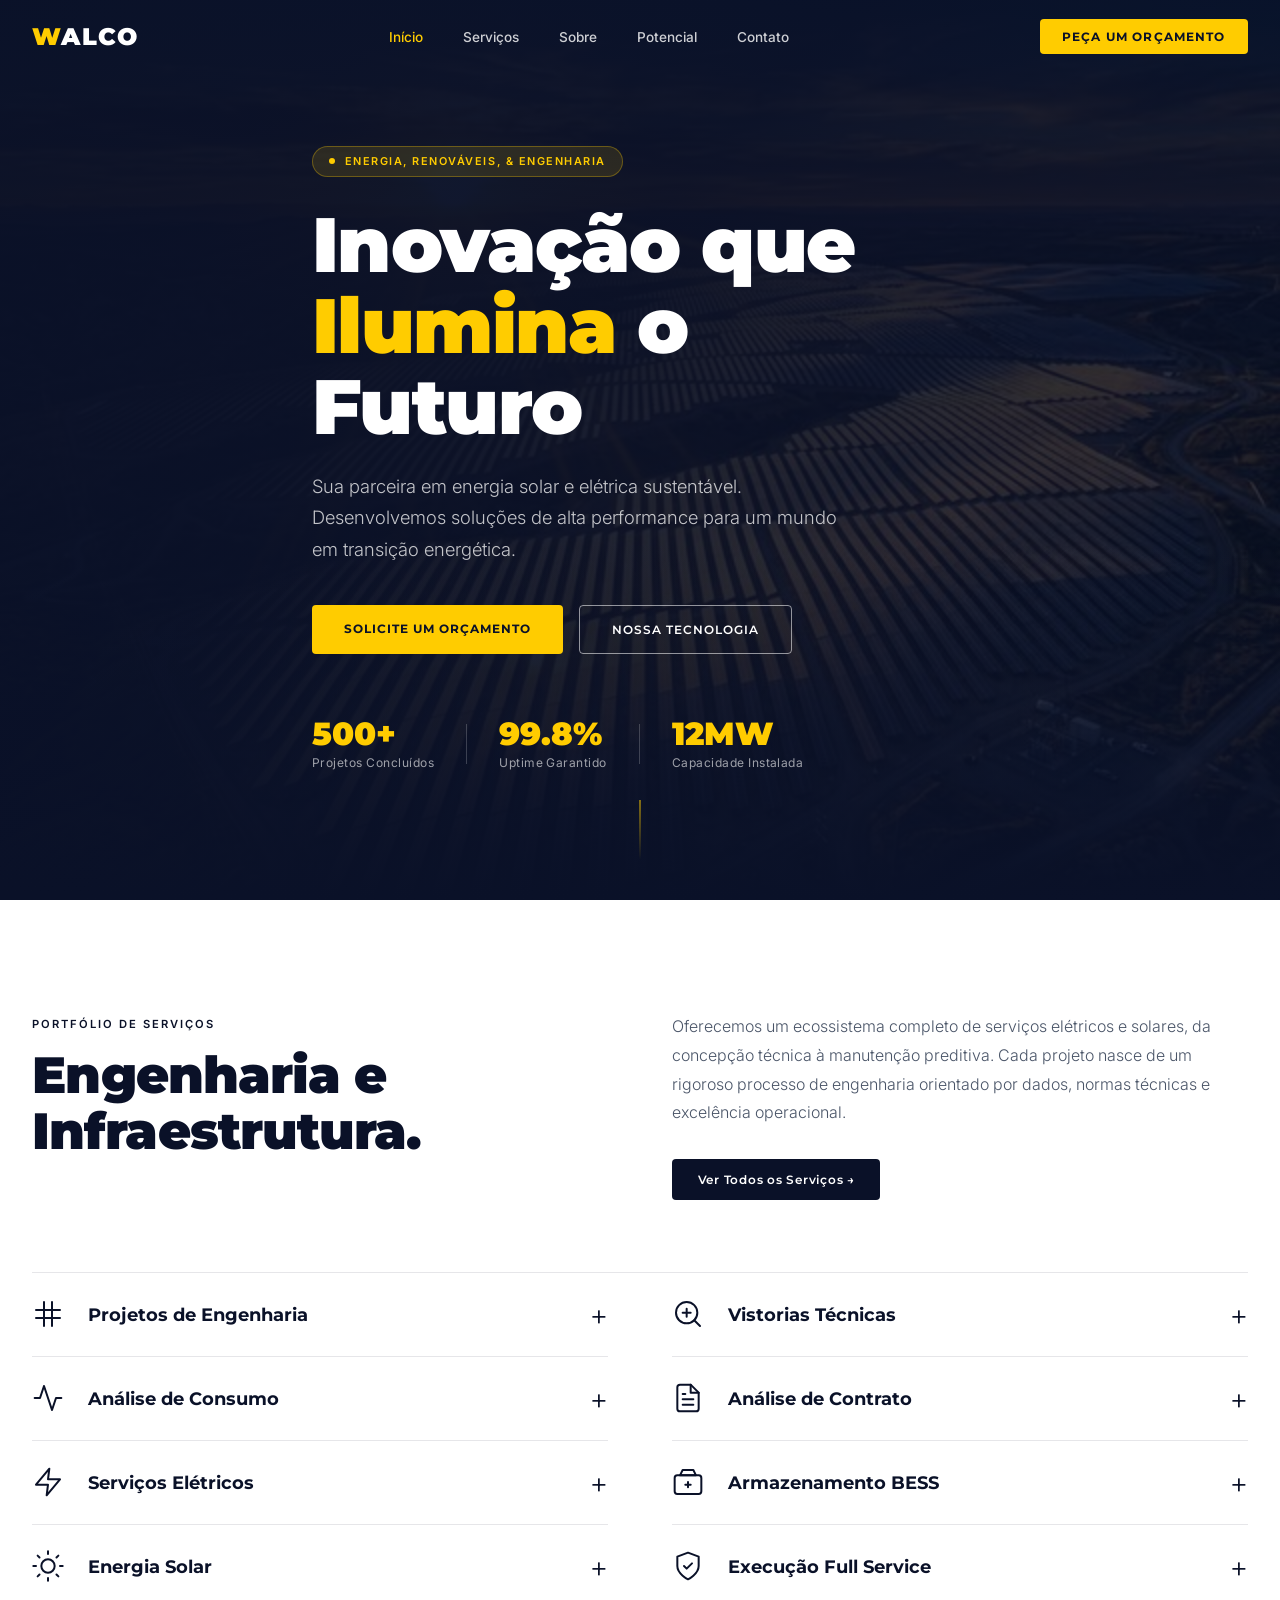
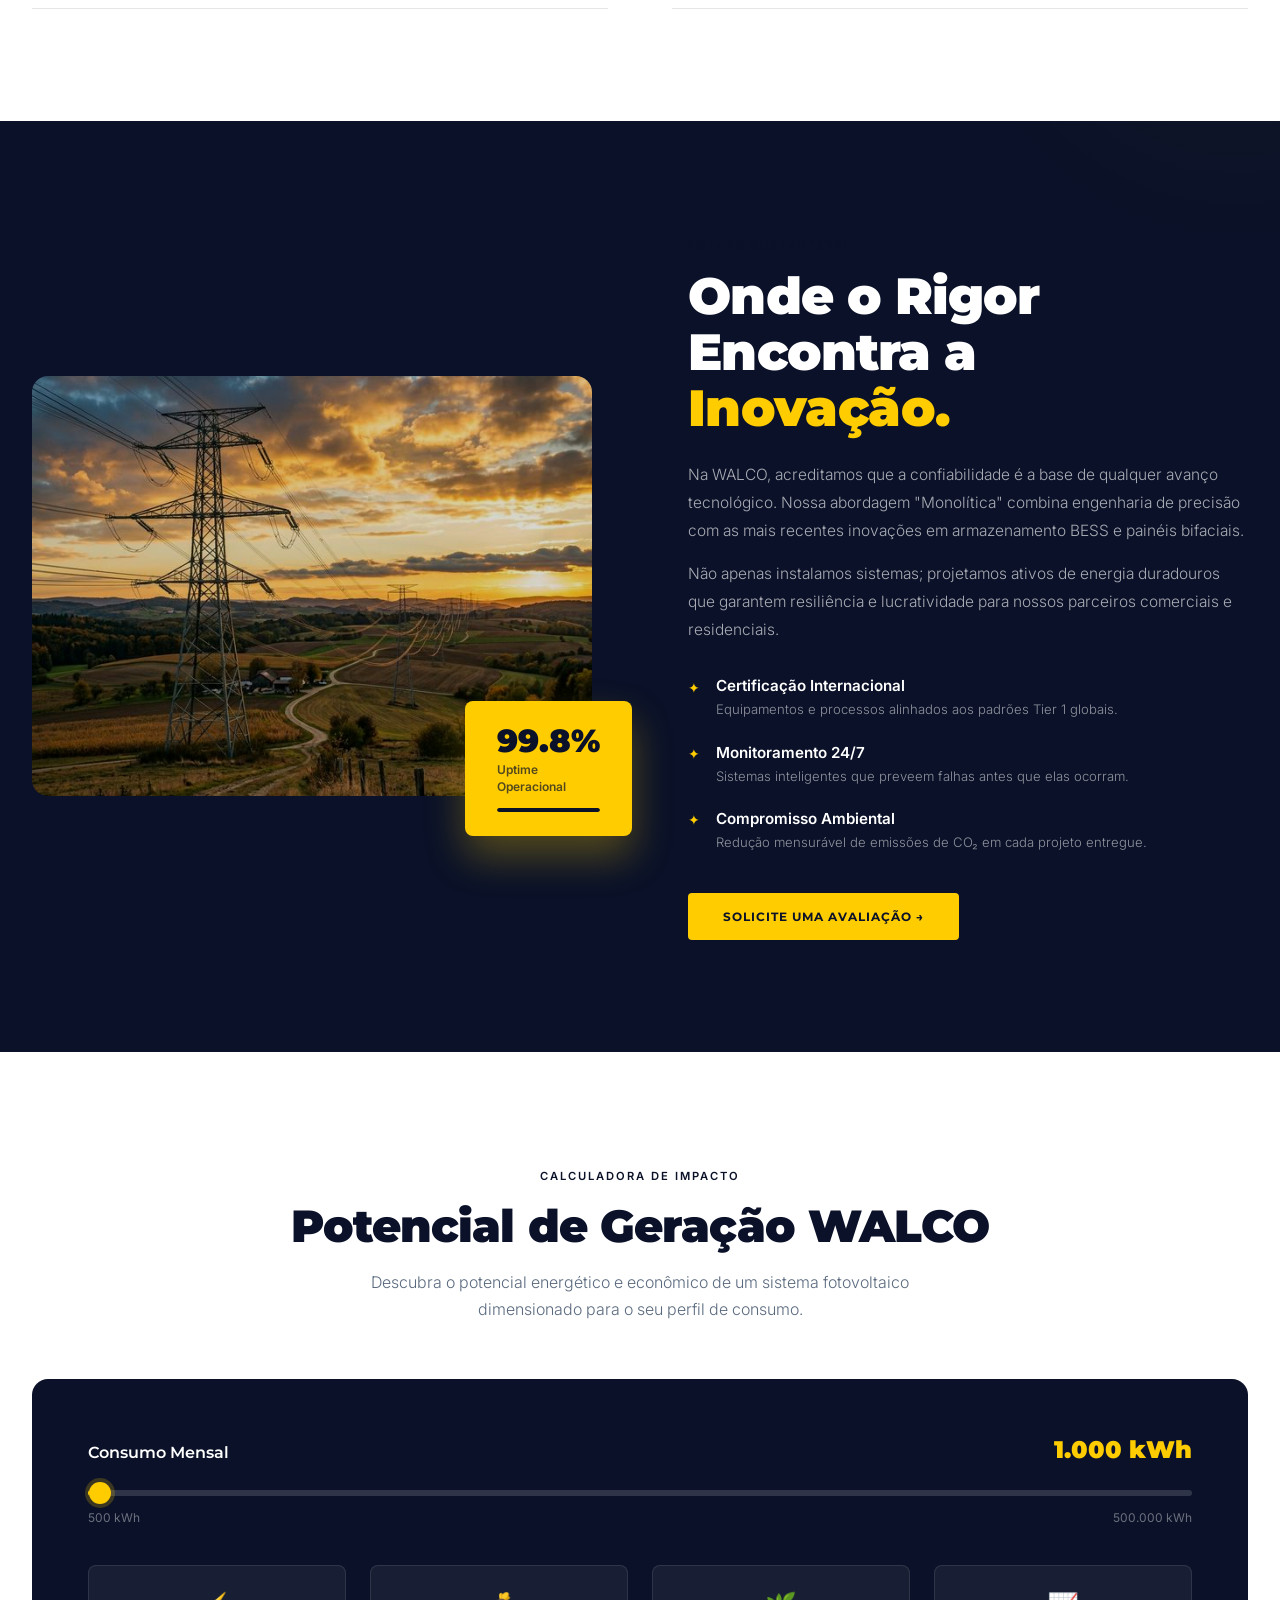
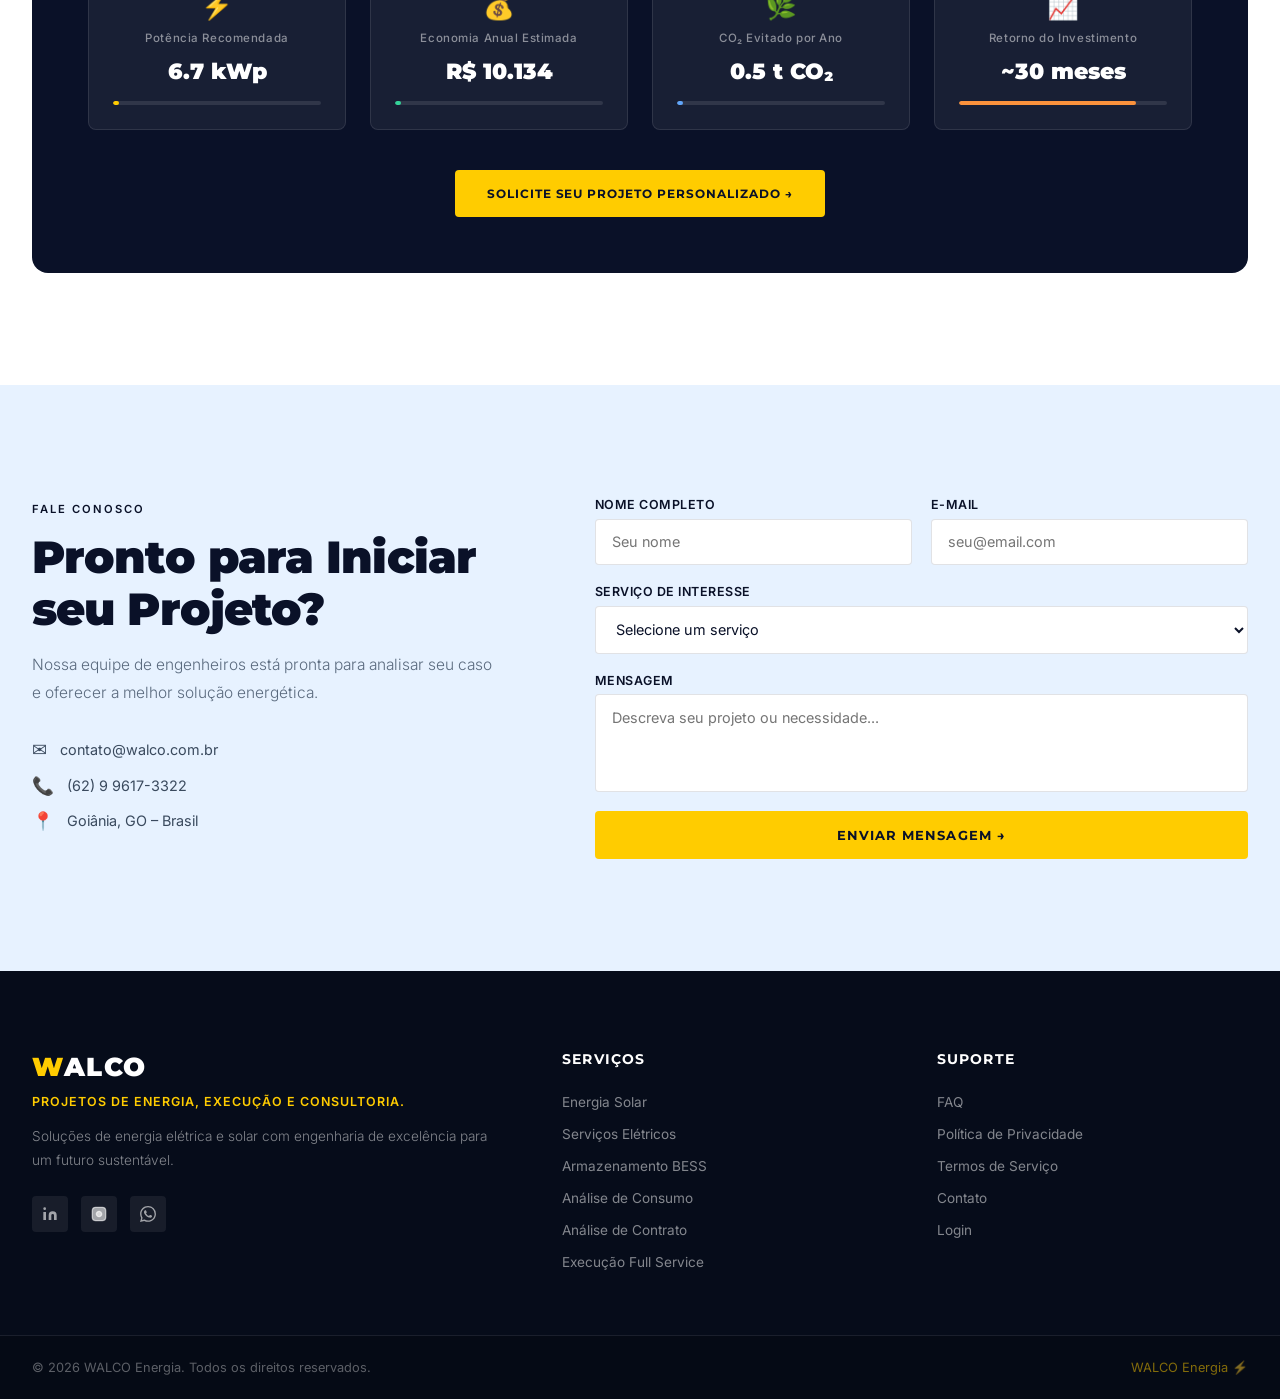
<file: index.html>
<!DOCTYPE html>
<html lang="pt-BR">

<head>
  <meta charset="UTF-8" />
  <meta name="viewport" content="width=device-width, initial-scale=1.0" />
  <title>WALCO | Inovação que Ilumina o Futuro</title>
  <meta name="description"
    content="WALCO – sua parceira em energia solar, elétrica e sustentável. Engenharia de alta performance para residências e indústrias em transição energética." />
  <link rel="preconnect" href="https://fonts.googleapis.com" />
  <link rel="preconnect" href="https://fonts.gstatic.com" crossorigin />
  <link
    href="https://fonts.googleapis.com/css2?family=Inter:wght@300;400;500;600;700&family=Montserrat:wght@300;400;600;700;900&display=swap"
    rel="stylesheet" />
  <link rel="stylesheet" href="style.css" />
  <link rel="icon" type="image/png" href="favicon.png" />
</head>

<body>

  <!-- ═══════════════════ NAVBAR ═══════════════════ -->
  <header class="navbar" id="navbar">
    <div class="nav-inner container">
      <a href="#" class="nav-logo" id="nav-logo-link">
        <span class="logo-w">W</span><span class="logo-rest">ALCO</span>
      </a>
      <nav class="nav-links" id="nav-links">
        <a href="#hero" id="nav-home">Início</a>
        <a href="#servicos" id="nav-services">Serviços</a>
        <a href="#sobre" id="nav-about">Sobre</a>
        <a href="#potencial" id="nav-potential">Potencial</a>
        <a href="#contato" id="nav-contact">Contato</a>
      </nav>
      <div class="nav-actions">
        <a href="#contato" class="btn-quote" id="btn-get-quote">PEÇA UM ORÇAMENTO</a>
        <button class="hamburger" id="hamburger-btn" aria-label="Menu">
          <span></span><span></span><span></span>
        </button>
      </div>
    </div>
    <div class="mobile-menu" id="mobile-menu">
      <a href="#hero" id="m-nav-home">Início</a>
      <a href="#servicos" id="m-nav-services">Serviços</a>
      <a href="#sobre" id="m-nav-about">Sobre</a>
      <a href="#potencial" id="m-nav-potential">Potencial</a>
      <a href="#contato" id="m-nav-contact">Contato</a>
    </div>
  </header>

  <!-- ═══════════════════ HERO ═══════════════════ -->
  <section class="hero" id="hero">
    <div class="hero-bg">
      <img src="hero_solar.png" alt="Painéis solares" class="hero-img" />
      <div class="hero-mask"></div>
      <div class="hero-overlay"></div>
    </div>
    <div class="hero-content container">
      <div class="hero-tag" id="hero-tag">
        <span class="tag-dot"></span>
        ENERGIA, RENOVÁVEIS, &amp; ENGENHARIA
      </div>
      <h1 class="hero-title" id="hero-title">
        Inovação que<br />
        <span class="hero-title-accent">Ilumina</span> o Futuro
      </h1>
      <p class="hero-desc" id="hero-desc">
        Sua parceira em energia solar e elétrica sustentável.<br />
        Desenvolvemos soluções de alta performance para um mundo<br />
        em transição energética.
      </p>
      <div class="hero-btns">
        <a href="#contato" class="btn-primary" id="btn-solicite">SOLICITE UM ORÇAMENTO</a>
        <a href="#servicos" class="btn-outline" id="btn-tecnologia">NOSSA TECNOLOGIA</a>
      </div>
      <div class="hero-stats">
        <div class="stat-item">
          <span class="stat-number">500+</span>
          <span class="stat-label">Projetos Concluídos</span>
        </div>
        <div class="stat-divider"></div>
        <div class="stat-item">
          <span class="stat-number">99.8%</span>
          <span class="stat-label">Uptime Garantido</span>
        </div>
        <div class="stat-divider"></div>
        <div class="stat-item">
          <span class="stat-number">12MW</span>
          <span class="stat-label">Capacidade Instalada</span>
        </div>
      </div>
    </div>
    <div class="hero-scroll-indicator">
      <div class="scroll-line"></div>
    </div>
  </section>

  <!-- ═══════════════════ ENGINEERING SECTION ═══════════════════ -->
  <section class="engineering" id="servicos">
    <div class="container">
      <div class="eng-header">
        <div class="eng-title-col">
          <span class="section-eyebrow">PORTFÓLIO DE SERVIÇOS</span>
          <h2 class="eng-title" id="eng-title">Engenharia e<br />Infraestrutura.</h2>
        </div>
        <div class="eng-desc-col">
          <p class="eng-desc" id="eng-desc">
            Oferecemos um ecossistema completo de serviços elétricos e solares, da concepção técnica à manutenção
            preditiva. Cada projeto nasce de um rigoroso processo de engenharia orientado por dados, normas técnicas e
            excelência operacional.
          </p>
          <a href="#contato" class="btn-dark" id="btn-eng-cta">Ver Todos os Serviços →</a>
        </div>
      </div>

      <div class="services-accordion" id="services-grid">
        <!-- Item 1 -->
        <div class="accordion-item" onclick="this.classList.toggle('active')">
          <div class="accordion-header">
            <div class="acc-title-wrap">
              <div class="card-icon">
                <svg viewBox="0 0 24 24" fill="none" stroke="currentColor" stroke-width="1.5" stroke-linecap="round" stroke-linejoin="round">
                  <path d="M3 9h18M3 15h18M9 3v18M15 3v18" />
                </svg>
              </div>
              <h3 class="card-title">Projetos de Engenharia</h3>
            </div>
            <span class="acc-icon">+</span>
          </div>
          <div class="accordion-content">
            <p class="card-desc">Planejamento e detalhamento técnico de infraestruturas críticas e sustentáveis.</p>
          </div>
        </div>
        <!-- Item 2 -->
        <div class="accordion-item" onclick="this.classList.toggle('active')">
          <div class="accordion-header">
            <div class="acc-title-wrap">
              <div class="card-icon">
                <svg viewBox="0 0 24 24" fill="none" stroke="currentColor" stroke-width="1.5" stroke-linecap="round" stroke-linejoin="round">
                  <circle cx="11" cy="11" r="8" />
                  <path d="m21 21-4.35-4.35" />
                  <path d="M11 8v6M8 11h6" />
                </svg>
              </div>
              <h3 class="card-title">Vistorias Técnicas</h3>
            </div>
            <span class="acc-icon">+</span>
          </div>
          <div class="accordion-content">
            <p class="card-desc">Inspeções rigorosas para garantir a segurança, conformidade normativa e viabilidade de projetos.</p>
          </div>
        </div>
        <!-- Item 3 -->
        <div class="accordion-item" onclick="this.classList.toggle('active')">
          <div class="accordion-header">
            <div class="acc-title-wrap">
              <div class="card-icon">
                <svg viewBox="0 0 24 24" fill="none" stroke="currentColor" stroke-width="1.5" stroke-linecap="round" stroke-linejoin="round">
                  <polyline points="22 12 18 12 15 21 9 3 6 12 2 12" />
                </svg>
              </div>
              <h3 class="card-title">Análise de Consumo</h3>
            </div>
            <span class="acc-icon">+</span>
          </div>
          <div class="accordion-content">
            <p class="card-desc">Estudos aprofundados para identificação e correção de gargalos e desperdícios energéticos.</p>
          </div>
        </div>
        <!-- Item 4 -->
        <div class="accordion-item" onclick="this.classList.toggle('active')">
          <div class="accordion-header">
            <div class="acc-title-wrap">
              <div class="card-icon">
                <svg viewBox="0 0 24 24" fill="none" stroke="currentColor" stroke-width="1.5" stroke-linecap="round" stroke-linejoin="round">
                  <path d="M14 2H6a2 2 0 0 0-2 2v16a2 2 0 0 0 2 2h12a2 2 0 0 0 2-2V8z" />
                  <polyline points="14 2 14 8 20 8" />
                  <line x1="16" y1="13" x2="8" y2="13" />
                  <line x1="16" y1="17" x2="8" y2="17" />
                  <polyline points="10 9 9 9 8 9" />
                </svg>
              </div>
              <h3 class="card-title">Análise de Contrato</h3>
            </div>
            <span class="acc-icon">+</span>
          </div>
          <div class="accordion-content">
            <p class="card-desc">Consultoria regulatória focada na otimização de faturas e redução de custos tarifários.</p>
          </div>
        </div>
        <!-- Item 5 -->
        <div class="accordion-item" onclick="this.classList.toggle('active')">
          <div class="accordion-header">
            <div class="acc-title-wrap">
              <div class="card-icon">
                <svg viewBox="0 0 24 24" fill="none" stroke="currentColor" stroke-width="1.5" stroke-linecap="round" stroke-linejoin="round">
                  <polygon points="13 2 3 14 12 14 11 22 21 10 12 10 13 2" />
                </svg>
              </div>
              <h3 class="card-title">Serviços Elétricos</h3>
            </div>
            <span class="acc-icon">+</span>
          </div>
          <div class="accordion-content">
            <p class="card-desc">Manutenção corretiva e preventiva de alta e baixa tensão, garantindo precisão operacional.</p>
          </div>
        </div>
        <!-- Item 6 -->
        <div class="accordion-item" onclick="this.classList.toggle('active')">
          <div class="accordion-header">
            <div class="acc-title-wrap">
              <div class="card-icon">
                <svg viewBox="0 0 24 24" fill="none" stroke="currentColor" stroke-width="1.5" stroke-linecap="round" stroke-linejoin="round">
                  <rect x="2" y="7" width="20" height="14" rx="2" />
                  <path d="M16 3H8l-2 4h12l-2-4z" />
                  <line x1="12" y1="12" x2="12" y2="16" />
                  <line x1="10" y1="14" x2="14" y2="14" />
                </svg>
              </div>
              <h3 class="card-title">Armazenamento BESS</h3>
            </div>
            <span class="acc-icon">+</span>
          </div>
          <div class="accordion-content">
            <p class="card-desc">Soluções inteligentes de armazenamento de energia para independência energética e segurança.</p>
          </div>
        </div>
        <!-- Item 7 -->
        <div class="accordion-item" onclick="this.classList.toggle('active')">
          <div class="accordion-header">
            <div class="acc-title-wrap">
              <div class="card-icon">
                <svg viewBox="0 0 24 24" fill="none" stroke="currentColor" stroke-width="1.5" stroke-linecap="round" stroke-linejoin="round">
                  <circle cx="12" cy="12" r="5" />
                  <line x1="12" y1="1" x2="12" y2="3" />
                  <line x1="12" y1="21" x2="12" y2="23" />
                  <line x1="4.22" y1="4.22" x2="5.64" y2="5.64" />
                  <line x1="18.36" y1="18.36" x2="19.78" y2="19.78" />
                  <line x1="1" y1="12" x2="3" y2="12" />
                  <line x1="21" y1="12" x2="23" y2="12" />
                  <line x1="4.22" y1="19.78" x2="5.64" y2="18.36" />
                  <line x1="18.36" y1="5.64" x2="19.78" y2="4.22" />
                </svg>
              </div>
              <h3 class="card-title">Energia Solar</h3>
            </div>
            <span class="acc-icon">+</span>
          </div>
          <div class="accordion-content">
            <p class="card-desc">Projetos fotovoltaicos de alta eficiência para residências e indústrias, com foco no futuro.</p>
          </div>
        </div>
        <!-- Item 8 -->
        <div class="accordion-item" onclick="this.classList.toggle('active')">
          <div class="accordion-header">
            <div class="acc-title-wrap">
              <div class="card-icon">
                <svg viewBox="0 0 24 24" fill="none" stroke="currentColor" stroke-width="1.5" stroke-linecap="round" stroke-linejoin="round">
                  <path d="M12 22s8-4 8-10V5l-8-3-8 3v7c0 6 8 10 8 10z" />
                  <polyline points="9 12 11 14 15 10" />
                </svg>
              </div>
              <h3 class="card-title">Execução Full Service</h3>
            </div>
            <span class="acc-icon">+</span>
          </div>
          <div class="accordion-content">
            <p class="card-desc">Gestão completa do projeto, da concepção técnica à entrega final 'turnkey'.</p>
          </div>
        </div>
      </div>
    </div>
  </section>

  <!-- ═══════════════════ FUTURO SUSTENTÁVEL ═══════════════════ -->
  <section class="futuro" id="sobre">
    <div class="container futuro-inner">
      <div class="futuro-image-col">
        <div class="futuro-img-wrap">
          <img src="transmission.png" alt="Torres de transmissão" class="futuro-img" id="futuro-img" />
          <div class="futuro-metric-card" id="futuro-metric">
            <span class="metric-number">99.8%</span>
            <span class="metric-label">Uptime<br />Operacional</span>
            <div class="metric-bar">
              <div class="metric-fill" style="width:99.8%"></div>
            </div>
          </div>
        </div>
      </div>
      <div class="futuro-content-col">
        <span class="section-eyebrow light">FUTURO SUSTENTÁVEL</span>
        <h2 class="futuro-title" id="futuro-title">
          Onde o Rigor<br />Encontra a<br />
          <span class="accent-yellow">Inovação.</span>
        </h2>
        <p class="futuro-desc" id="futuro-desc">
          Na WALCO, acreditamos que a confiabilidade é a base de qualquer avanço tecnológico. Nossa abordagem
          "Monolítica" combina engenharia de precisão com as mais recentes inovações em armazenamento BESS e painéis
          bifaciais.
        </p>
        <p class="futuro-desc" id="futuro-desc2">
          Não apenas instalamos sistemas; projetamos ativos de energia duradouros que garantem resiliência e
          lucratividade para nossos parceiros comerciais e residenciais.
        </p>
        <ul class="futuro-checklist" id="futuro-checklist">
          <li id="check-cert">
            <span class="check-icon">✦</span>
            <div>
              <strong>Certificação Internacional</strong>
              <p>Equipamentos e processos alinhados aos padrões Tier 1 globais.</p>
            </div>
          </li>
          <li id="check-monitor">
            <span class="check-icon">✦</span>
            <div>
              <strong>Monitoramento 24/7</strong>
              <p>Sistemas inteligentes que preveem falhas antes que elas ocorram.</p>
            </div>
          </li>
          <li id="check-sustain">
            <span class="check-icon">✦</span>
            <div>
              <strong>Compromisso Ambiental</strong>
              <p>Redução mensurável de emissões de CO₂ em cada projeto entregue.</p>
            </div>
          </li>
        </ul>
        <a href="#contato" class="btn-yellow" id="btn-futuro-cta">SOLICITE UMA AVALIAÇÃO →</a>
      </div>
    </div>
  </section>

  <!-- ═══════════════════ POTENCIAL DE GERAÇÃO ═══════════════════ -->
  <section class="potencial" id="potencial">
    <div class="container">
      <div class="potencial-header">
        <span class="section-eyebrow">CALCULADORA DE IMPACTO</span>
        <h2 class="potencial-title" id="potencial-title">Potencial de Geração WALCO</h2>
        <p class="potencial-subtitle" id="potencial-subtitle">
          Descubra o potencial energético e econômico de um sistema fotovoltaico dimensionado para o seu perfil de
          consumo.
        </p>
      </div>

      <div class="potencial-widget" id="potencial-widget">
        <div class="slider-section">
          <div class="slider-label-row">
            <span class="slider-label">Consumo Mensal</span>
            <span class="slider-value" id="consumo-value">500 kWh</span>
          </div>
          <div class="slider-track-wrap">
            <input type="range" id="consumo-slider" class="custom-slider" min="500" max="500000" value="1000"
              step="500" />
          </div>
          <div class="slider-range-labels">
            <span>500 kWh</span><span>500.000 kWh</span>
          </div>
          <div class="slider-contact-msg" id="slider-contact-msg" style="display:none;">
            ⚡ Para consumos acima de 500.000 kWh, entre em contato com nossos engenheiros para um projeto personalizado.
            <a href="#contato" class="btn-yellow"
              style="margin-top:0.8rem;display:inline-block;font-size:0.75rem;padding:0.5rem 1.2rem;">FALE CONOSCO →</a>
          </div>
        </div>

        <div class="potencial-results">
          <div class="result-card" id="result-potencia">
            <div class="result-icon">⚡</div>
            <span class="result-label">Potência Recomendada</span>
            <span class="result-value" id="val-potencia">3.5 kWp</span>
            <div class="result-bar">
              <div class="result-fill yellow-fill" id="fill-potencia" style="width:7%"></div>
            </div>
          </div>
          <div class="result-card" id="result-economia">
            <div class="result-icon">💰</div>
            <span class="result-label">Economia Anual Estimada</span>
            <span class="result-value" id="val-economia">R$ 3.600</span>
            <div class="result-bar">
              <div class="result-fill green-fill" id="fill-economia" style="width:7%"></div>
            </div>
          </div>
          <div class="result-card" id="result-co2">
            <div class="result-icon">🌿</div>
            <span class="result-label">CO₂ Evitado por Ano</span>
            <span class="result-value" id="val-co2">1.8 t CO₂</span>
            <div class="result-bar">
              <div class="result-fill blue-fill" id="fill-co2" style="width:7%"></div>
            </div>
          </div>
          <div class="result-card" id="result-payback">
            <div class="result-icon">📈</div>
            <span class="result-label">Retorno do Investimento</span>
            <span class="result-value" id="val-payback">~36 meses</span>
            <div class="result-bar">
              <div class="result-fill orange-fill" id="fill-payback" style="width:70%"></div>
            </div>
          </div>
        </div>

        <div class="potencial-cta-wrap">
          <a href="#contato" class="btn-primary" id="btn-potencial-cta">SOLICITE SEU PROJETO PERSONALIZADO →</a>
        </div>
      </div>
    </div>
  </section>

  <!-- ═══════════════════ CONTACT ═══════════════════ -->
  <section class="contact-section" id="contato">
    <div class="container contact-inner">
      <div class="contact-left">
        <span class="section-eyebrow light">FALE CONOSCO</span>
        <h2 class="contact-title" id="contact-title">Pronto para Iniciar<br />seu Projeto?</h2>
        <p class="contact-desc" id="contact-desc">
          Nossa equipe de engenheiros está pronta para analisar seu caso e oferecer a melhor solução energética.
        </p>
        <div class="contact-info">
          <div class="info-item" id="info-email">
            <span class="info-icon">✉</span>
            <span>contato@walco.com.br</span>
          </div>
          <div class="info-item" id="info-phone">
            <span class="info-icon">📞</span>
            <span>(62) 9 9617-3322</span>
          </div>
          <div class="info-item" id="info-location">
            <span class="info-icon">📍</span>
            <span>Goiânia, GO – Brasil</span>
          </div>
        </div>
      </div>
      <div class="contact-right">
        <form class="contact-form" id="contact-form" onsubmit="handleFormSubmit(event)">
          <div class="form-row">
            <div class="form-group" id="group-name">
              <label for="name-input">Nome Completo</label>
              <input type="text" id="name-input" placeholder="Seu nome" required />
            </div>
            <div class="form-group" id="group-email">
              <label for="email-input">E-mail</label>
              <input type="email" id="email-input" placeholder="seu@email.com" required />
            </div>
          </div>
          <div class="form-group" id="group-service">
            <label for="service-select">Serviço de Interesse</label>
            <select id="service-select">
              <option value="">Selecione um serviço</option>
              <option>Energia Solar</option>
              <option>Serviços Elétricos</option>
              <option>Armazenamento BESS</option>
              <option>Análise de Consumo</option>
              <option>Análise de Contrato</option>
              <option>Projetos de Engenharia</option>
              <option>Execução Full Service</option>
            </select>
          </div>
          <div class="form-group" id="group-message">
            <label for="message-input">Mensagem</label>
            <textarea id="message-input" rows="4" placeholder="Descreva seu projeto ou necessidade..."></textarea>
          </div>
          <button type="submit" class="btn-primary full-width" id="btn-submit-form">ENVIAR MENSAGEM →</button>
          <div class="form-success" id="form-success">✓ Mensagem enviada! Entraremos em contato em breve.</div>
        </form>
      </div>
    </div>
  </section>

  <!-- ═══════════════════ FOOTER ═══════════════════ -->
  <footer class="footer" id="footer">
    <div class="container footer-grid">
      <!-- Col 1: Brand -->
      <div class="footer-col footer-brand" id="footer-brand">
        <div class="footer-logo">
          <span class="logo-w">W</span><span class="logo-rest">ALCO</span>
        </div>
        <p class="footer-tagline">Projetos de Energia, Execução e Consultoria.</p>
        <p class="footer-about">Soluções de energia elétrica e solar com engenharia de excelência para um futuro
          sustentável.</p>
        <div class="footer-socials">
          <a href="#" class="social-link" id="social-linkedin" aria-label="LinkedIn">
            <svg viewBox="0 0 24 24" fill="currentColor">
              <path d="M16 8a6 6 0 0 1 6 6v7h-4v-7a2 2 0 0 0-2-2 2 2 0 0 0-2 2v7h-4v-7a6 6 0 0 1 6-6z" />
              <rect x="2" y="9" width="4" height="12" />
              <circle cx="4" cy="4" r="2" />
            </svg>
          </a>
          <a href="#" class="social-link" id="social-instagram" aria-label="Instagram">
            <svg viewBox="0 0 24 24" fill="none" stroke="currentColor" stroke-width="2">
              <rect x="2" y="2" width="20" height="20" rx="5" />
              <path d="M16 11.37A4 4 0 1 1 12.63 8 4 4 0 0 1 16 11.37z" />
              <line x1="17.5" y1="6.5" x2="17.51" y2="6.5" />
            </svg>
          </a>
          <a href="#" class="social-link" id="social-whatsapp" aria-label="WhatsApp">
            <svg viewBox="0 0 24 24" fill="currentColor">
              <path
                d="M17.472 14.382c-.297-.149-1.758-.867-2.03-.967-.273-.099-.471-.148-.67.15-.197.297-.767.966-.94 1.164-.173.199-.347.223-.644.075-.297-.15-1.255-.463-2.39-1.475-.883-.788-1.48-1.761-1.653-2.059-.173-.297-.018-.458.13-.606.134-.133.298-.347.446-.52.149-.174.198-.298.298-.497.099-.198.05-.371-.025-.52-.075-.149-.669-1.612-.916-2.207-.242-.579-.487-.5-.669-.51-.173-.008-.371-.01-.57-.01-.198 0-.52.074-.792.372-.272.297-1.04 1.016-1.04 2.479 0 1.462 1.065 2.875 1.213 3.074.149.198 2.096 3.2 5.077 4.487.709.306 1.262.489 1.694.625.712.227 1.36.195 1.871.118.571-.085 1.758-.719 2.006-1.413.248-.694.248-1.289.173-1.413-.074-.124-.272-.198-.57-.347m-5.421 7.403h-.004a9.87 9.87 0 0 1-5.031-1.378l-.361-.214-3.741.982.998-3.648-.235-.374a9.86 9.86 0 0 1-1.51-5.26c.001-5.45 4.436-9.884 9.888-9.884 2.64 0 5.122 1.03 6.988 2.898a9.825 9.825 0 0 1 2.893 6.994c-.003 5.45-4.437 9.884-9.885 9.884m8.413-18.297A11.815 11.815 0 0 0 12.05 0C5.495 0 .16 5.335.157 11.892c0 2.096.547 4.142 1.588 5.945L.057 24l6.305-1.654a11.882 11.882 0 0 0 5.683 1.448h.005c6.554 0 11.89-5.335 11.893-11.893a11.821 11.821 0 0 0-3.48-8.413Z" />
            </svg>
          </a>
        </div>
      </div>

      <!-- Col 2: Services -->
      <div class="footer-col" id="footer-services">
        <h4 class="footer-col-title">Serviços</h4>
        <ul class="footer-links">
          <li><a href="#servicos" id="fl-solar">Energia Solar</a></li>
          <li><a href="#servicos" id="fl-eletrico">Serviços Elétricos</a></li>
          <li><a href="#servicos" id="fl-bess">Armazenamento BESS</a></li>
          <li><a href="#servicos" id="fl-consumo">Análise de Consumo</a></li>
          <li><a href="#servicos" id="fl-contrato">Análise de Contrato</a></li>
          <li><a href="#servicos" id="fl-fullservice">Execução Full Service</a></li>
        </ul>
      </div>

      <!-- Col 3: Support -->
      <div class="footer-col" id="footer-support">
        <h4 class="footer-col-title">Suporte</h4>
        <ul class="footer-links">
          <li><a href="#" id="fl-faq">FAQ</a></li>
          <li><a href="privacidade.html" id="fl-privacy">Política de Privacidade</a></li>
          <li><a href="termos.html" id="fl-terms">Termos de Serviço</a></li>
          <li><a href="#contato" id="fl-contact">Contato</a></li>
          <li><a href="https://finance.walco.com.br" id="fl-portal">Login</a></li>
        </ul>
      </div>

    </div>

    <div class="footer-bottom">
      <div class="container footer-bottom-inner">
        <span id="footer-copyright">© 2026 WALCO Energia. Todos os direitos reservados.</span>
        <span class="footer-crafted" id="footer-crafted">WALCO Energia ⚡</span>
      </div>
    </div>
  </footer>

  <script src="main.js"></script>
</body>

</html>
</file>
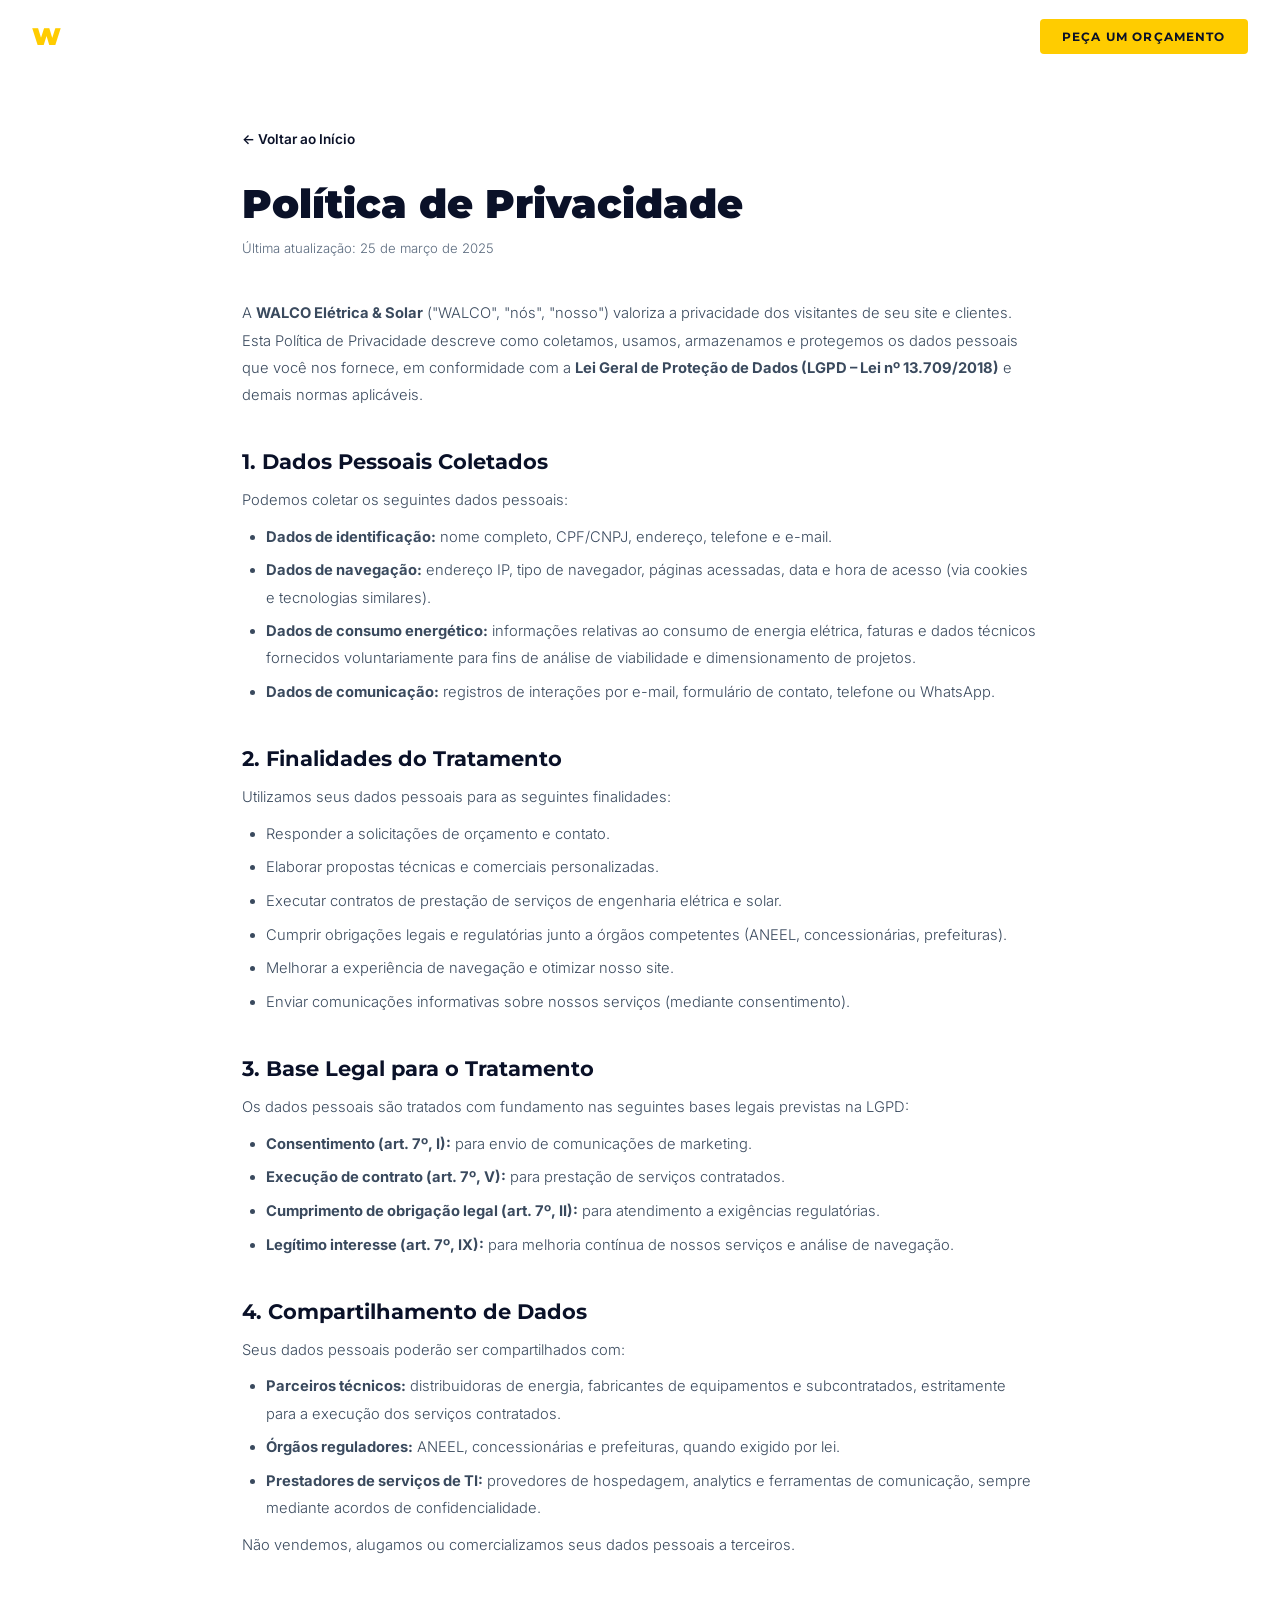
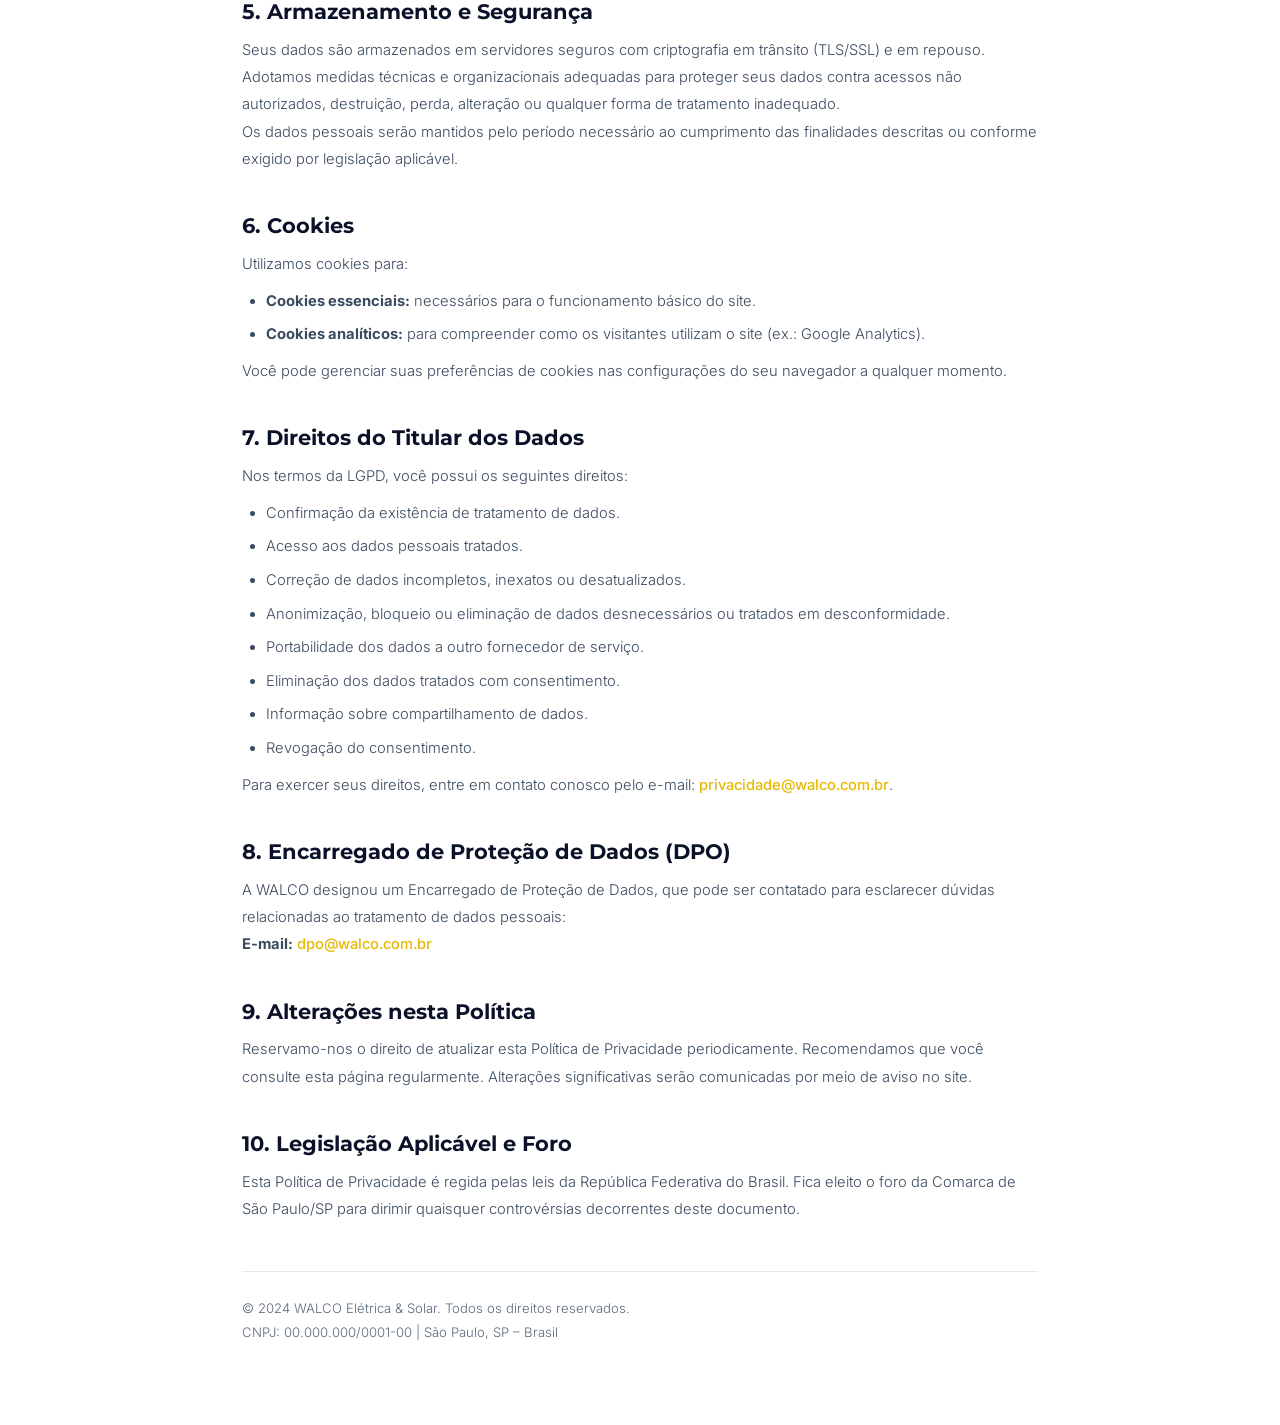
<file: privacidade.html>
<!DOCTYPE html>
<html lang="pt-BR">
<head>
  <meta charset="UTF-8" />
  <meta name="viewport" content="width=device-width, initial-scale=1.0" />
  <title>Política de Privacidade | WALCO</title>
  <meta name="description" content="Política de Privacidade da WALCO Elétrica & Solar. Saiba como tratamos seus dados pessoais." />
  <link rel="preconnect" href="https://fonts.googleapis.com" />
  <link rel="preconnect" href="https://fonts.gstatic.com" crossorigin />
  <link href="https://fonts.googleapis.com/css2?family=Inter:wght@300;400;500;600;700&family=Montserrat:wght@300;400;600;700;900&display=swap" rel="stylesheet" />
  <link rel="stylesheet" href="style.css" />
  <link rel="icon" type="image/png" href="favicon.png" />
  <style>
    .legal-page { padding: 8rem 0 5rem; background: var(--white); }
    .legal-page h1 { font-family:'Montserrat',sans-serif; font-weight:900; font-size:2.5rem; color:var(--navy); margin-bottom:0.5rem; }
    .legal-page .legal-updated { font-size:0.82rem; color:#5a6a7e; margin-bottom:2.5rem; }
    .legal-page h2 { font-family:'Montserrat',sans-serif; font-weight:700; font-size:1.3rem; color:var(--navy); margin:2.5rem 0 0.8rem; }
    .legal-page h3 { font-family:'Montserrat',sans-serif; font-weight:600; font-size:1.05rem; color:var(--navy); margin:1.5rem 0 0.5rem; }
    .legal-page p, .legal-page li { font-size:0.92rem; color:#3a4a5e; line-height:1.85; font-weight:300; }
    .legal-page ul { padding-left:1.5rem; margin:0.6rem 0; }
    .legal-page ul li { margin-bottom:0.4rem; list-style:disc; }
    .legal-page a { color:var(--yellow2); font-weight:500; }
    .legal-page a:hover { text-decoration:underline; }
    .legal-page .legal-back { display:inline-block; margin-bottom:2rem; color:var(--navy); font-weight:600; font-size:0.85rem; }
    .legal-page .legal-back:hover { color:var(--yellow2); }
  </style>
</head>
<body>
  <!-- ═══════════════════ NAVBAR ═══════════════════ -->
  <header class="navbar scrolled" id="navbar">
    <div class="nav-inner container">
      <a href="index.html" class="nav-logo" id="nav-logo-link">
        <span class="logo-w">W</span><span class="logo-rest">ALCO</span>
      </a>
      <nav class="nav-links" id="nav-links">
        <a href="index.html#hero" id="nav-home">Início</a>
        <a href="index.html#servicos" id="nav-services">Serviços</a>
        <a href="index.html#sobre" id="nav-about">Sobre</a>
        <a href="index.html#potencial" id="nav-potential">Potencial</a>
        <a href="index.html#contato" id="nav-contact">Contato</a>
      </nav>
      <div class="nav-actions">
        <a href="index.html#contato" class="btn-quote" id="btn-get-quote">PEÇA UM ORÇAMENTO</a>
        <button class="hamburger" id="hamburger-btn" aria-label="Menu">
          <span></span><span></span><span></span>
        </button>
      </div>
    </div>
    <div class="mobile-menu" id="mobile-menu">
      <a href="index.html#hero" id="m-nav-home">Início</a>
      <a href="index.html#servicos" id="m-nav-services">Serviços</a>
      <a href="index.html#sobre" id="m-nav-about">Sobre</a>
      <a href="index.html#potencial" id="m-nav-potential">Potencial</a>
      <a href="index.html#contato" id="m-nav-contact">Contato</a>
    </div>
  </header>

  <section class="legal-page">
    <div class="container" style="max-width:860px;">
      <a href="index.html" class="legal-back">← Voltar ao Início</a>

      <h1>Política de Privacidade</h1>
      <p class="legal-updated">Última atualização: 25 de março de 2025</p>

      <p>A <strong>WALCO Elétrica & Solar</strong> ("WALCO", "nós", "nosso") valoriza a privacidade dos visitantes de seu site e clientes. Esta Política de Privacidade descreve como coletamos, usamos, armazenamos e protegemos os dados pessoais que você nos fornece, em conformidade com a <strong>Lei Geral de Proteção de Dados (LGPD – Lei nº 13.709/2018)</strong> e demais normas aplicáveis.</p>

      <h2>1. Dados Pessoais Coletados</h2>
      <p>Podemos coletar os seguintes dados pessoais:</p>
      <ul>
        <li><strong>Dados de identificação:</strong> nome completo, CPF/CNPJ, endereço, telefone e e-mail.</li>
        <li><strong>Dados de navegação:</strong> endereço IP, tipo de navegador, páginas acessadas, data e hora de acesso (via cookies e tecnologias similares).</li>
        <li><strong>Dados de consumo energético:</strong> informações relativas ao consumo de energia elétrica, faturas e dados técnicos fornecidos voluntariamente para fins de análise de viabilidade e dimensionamento de projetos.</li>
        <li><strong>Dados de comunicação:</strong> registros de interações por e-mail, formulário de contato, telefone ou WhatsApp.</li>
      </ul>

      <h2>2. Finalidades do Tratamento</h2>
      <p>Utilizamos seus dados pessoais para as seguintes finalidades:</p>
      <ul>
        <li>Responder a solicitações de orçamento e contato.</li>
        <li>Elaborar propostas técnicas e comerciais personalizadas.</li>
        <li>Executar contratos de prestação de serviços de engenharia elétrica e solar.</li>
        <li>Cumprir obrigações legais e regulatórias junto a órgãos competentes (ANEEL, concessionárias, prefeituras).</li>
        <li>Melhorar a experiência de navegação e otimizar nosso site.</li>
        <li>Enviar comunicações informativas sobre nossos serviços (mediante consentimento).</li>
      </ul>

      <h2>3. Base Legal para o Tratamento</h2>
      <p>Os dados pessoais são tratados com fundamento nas seguintes bases legais previstas na LGPD:</p>
      <ul>
        <li><strong>Consentimento (art. 7º, I):</strong> para envio de comunicações de marketing.</li>
        <li><strong>Execução de contrato (art. 7º, V):</strong> para prestação de serviços contratados.</li>
        <li><strong>Cumprimento de obrigação legal (art. 7º, II):</strong> para atendimento a exigências regulatórias.</li>
        <li><strong>Legítimo interesse (art. 7º, IX):</strong> para melhoria contínua de nossos serviços e análise de navegação.</li>
      </ul>

      <h2>4. Compartilhamento de Dados</h2>
      <p>Seus dados pessoais poderão ser compartilhados com:</p>
      <ul>
        <li><strong>Parceiros técnicos:</strong> distribuidoras de energia, fabricantes de equipamentos e subcontratados, estritamente para a execução dos serviços contratados.</li>
        <li><strong>Órgãos reguladores:</strong> ANEEL, concessionárias e prefeituras, quando exigido por lei.</li>
        <li><strong>Prestadores de serviços de TI:</strong> provedores de hospedagem, analytics e ferramentas de comunicação, sempre mediante acordos de confidencialidade.</li>
      </ul>
      <p>Não vendemos, alugamos ou comercializamos seus dados pessoais a terceiros.</p>

      <h2>5. Armazenamento e Segurança</h2>
      <p>Seus dados são armazenados em servidores seguros com criptografia em trânsito (TLS/SSL) e em repouso. Adotamos medidas técnicas e organizacionais adequadas para proteger seus dados contra acessos não autorizados, destruição, perda, alteração ou qualquer forma de tratamento inadequado.</p>
      <p>Os dados pessoais serão mantidos pelo período necessário ao cumprimento das finalidades descritas ou conforme exigido por legislação aplicável.</p>

      <h2>6. Cookies</h2>
      <p>Utilizamos cookies para:</p>
      <ul>
        <li><strong>Cookies essenciais:</strong> necessários para o funcionamento básico do site.</li>
        <li><strong>Cookies analíticos:</strong> para compreender como os visitantes utilizam o site (ex.: Google Analytics).</li>
      </ul>
      <p>Você pode gerenciar suas preferências de cookies nas configurações do seu navegador a qualquer momento.</p>

      <h2>7. Direitos do Titular dos Dados</h2>
      <p>Nos termos da LGPD, você possui os seguintes direitos:</p>
      <ul>
        <li>Confirmação da existência de tratamento de dados.</li>
        <li>Acesso aos dados pessoais tratados.</li>
        <li>Correção de dados incompletos, inexatos ou desatualizados.</li>
        <li>Anonimização, bloqueio ou eliminação de dados desnecessários ou tratados em desconformidade.</li>
        <li>Portabilidade dos dados a outro fornecedor de serviço.</li>
        <li>Eliminação dos dados tratados com consentimento.</li>
        <li>Informação sobre compartilhamento de dados.</li>
        <li>Revogação do consentimento.</li>
      </ul>
      <p>Para exercer seus direitos, entre em contato conosco pelo e-mail: <a href="mailto:privacidade@walco.com.br">privacidade@walco.com.br</a>.</p>

      <h2>8. Encarregado de Proteção de Dados (DPO)</h2>
      <p>A WALCO designou um Encarregado de Proteção de Dados, que pode ser contatado para esclarecer dúvidas relacionadas ao tratamento de dados pessoais:</p>
      <p><strong>E-mail:</strong> <a href="mailto:dpo@walco.com.br">dpo@walco.com.br</a></p>

      <h2>9. Alterações nesta Política</h2>
      <p>Reservamo-nos o direito de atualizar esta Política de Privacidade periodicamente. Recomendamos que você consulte esta página regularmente. Alterações significativas serão comunicadas por meio de aviso no site.</p>

      <h2>10. Legislação Aplicável e Foro</h2>
      <p>Esta Política de Privacidade é regida pelas leis da República Federativa do Brasil. Fica eleito o foro da Comarca de São Paulo/SP para dirimir quaisquer controvérsias decorrentes deste documento.</p>

      <p style="margin-top:3rem; padding-top:1.5rem; border-top:1px solid #e5e7eb; color:#5a6a7e; font-size:0.82rem;">
        © 2024 WALCO Elétrica & Solar. Todos os direitos reservados.<br />
        CNPJ: 00.000.000/0001-00 | São Paulo, SP – Brasil
      </p>
    </div>
  </section>

  <script src="main.js"></script>
</body>
</html>
</file>
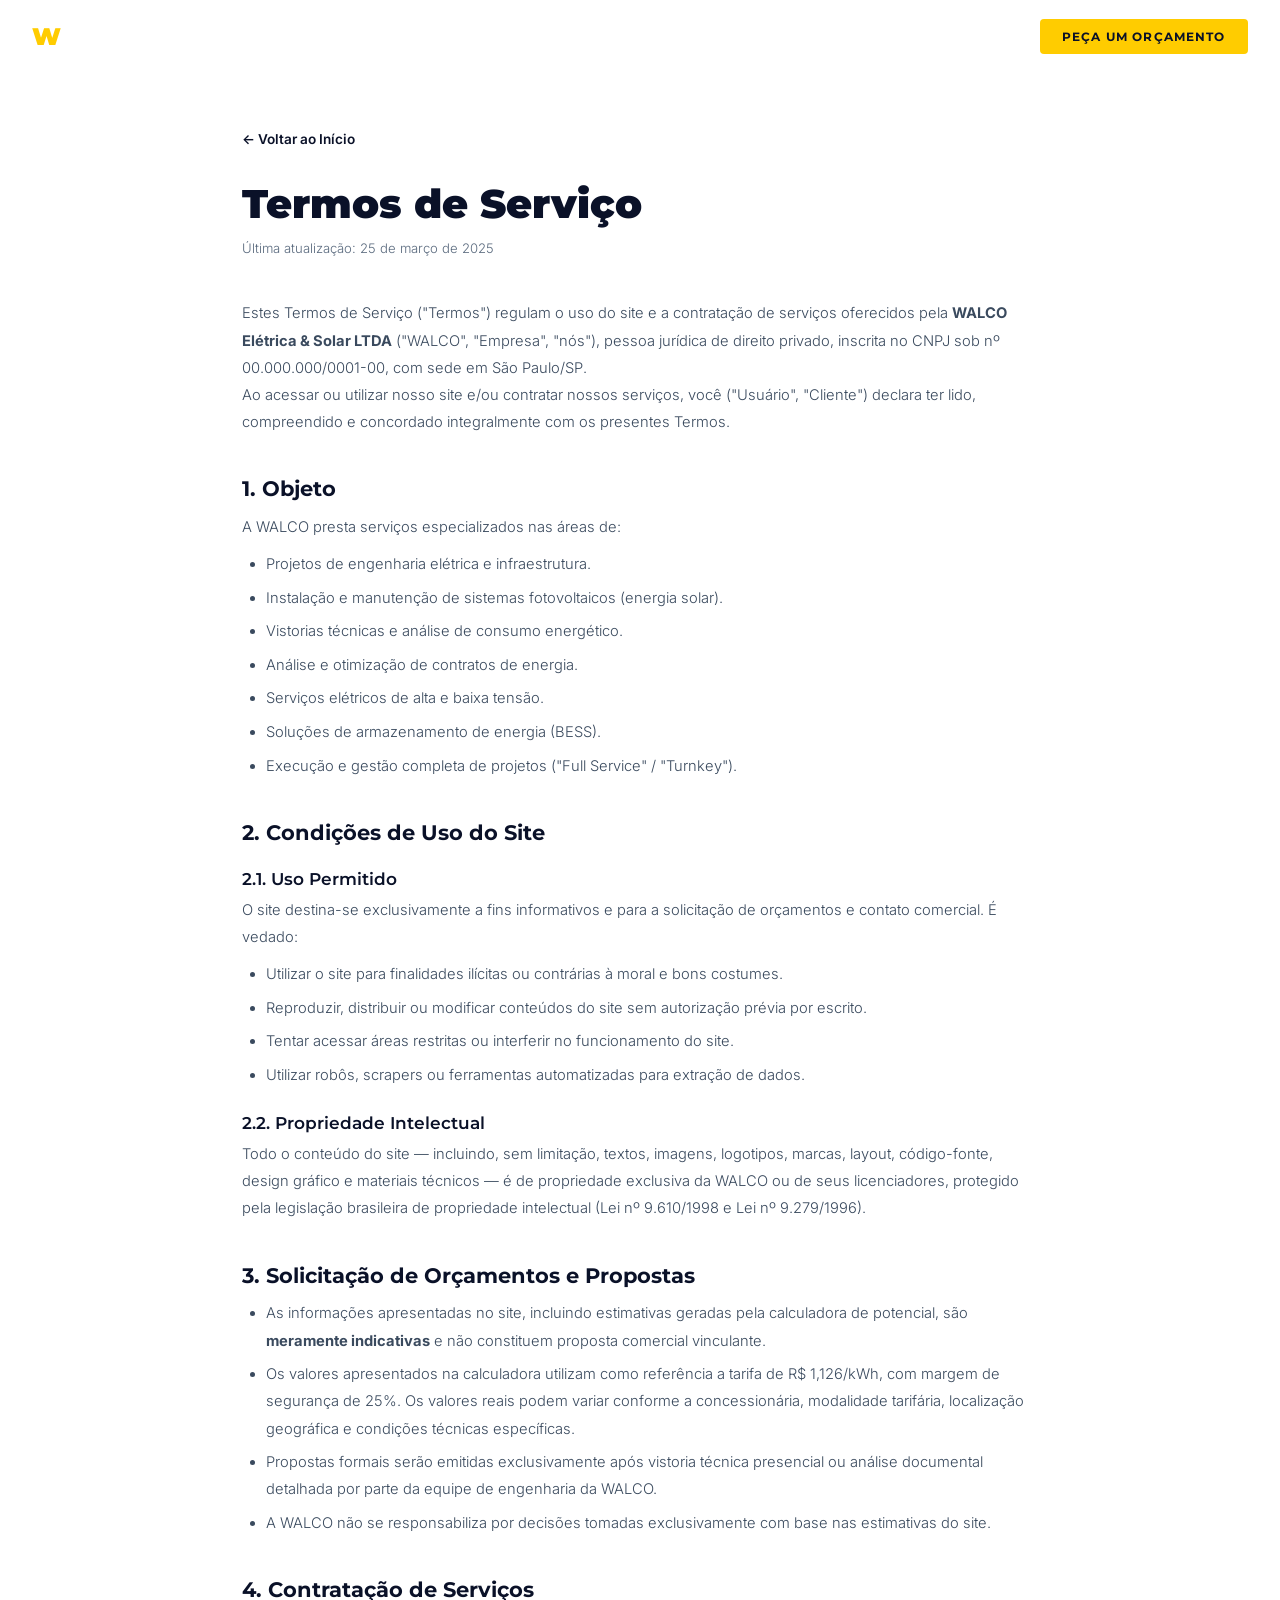
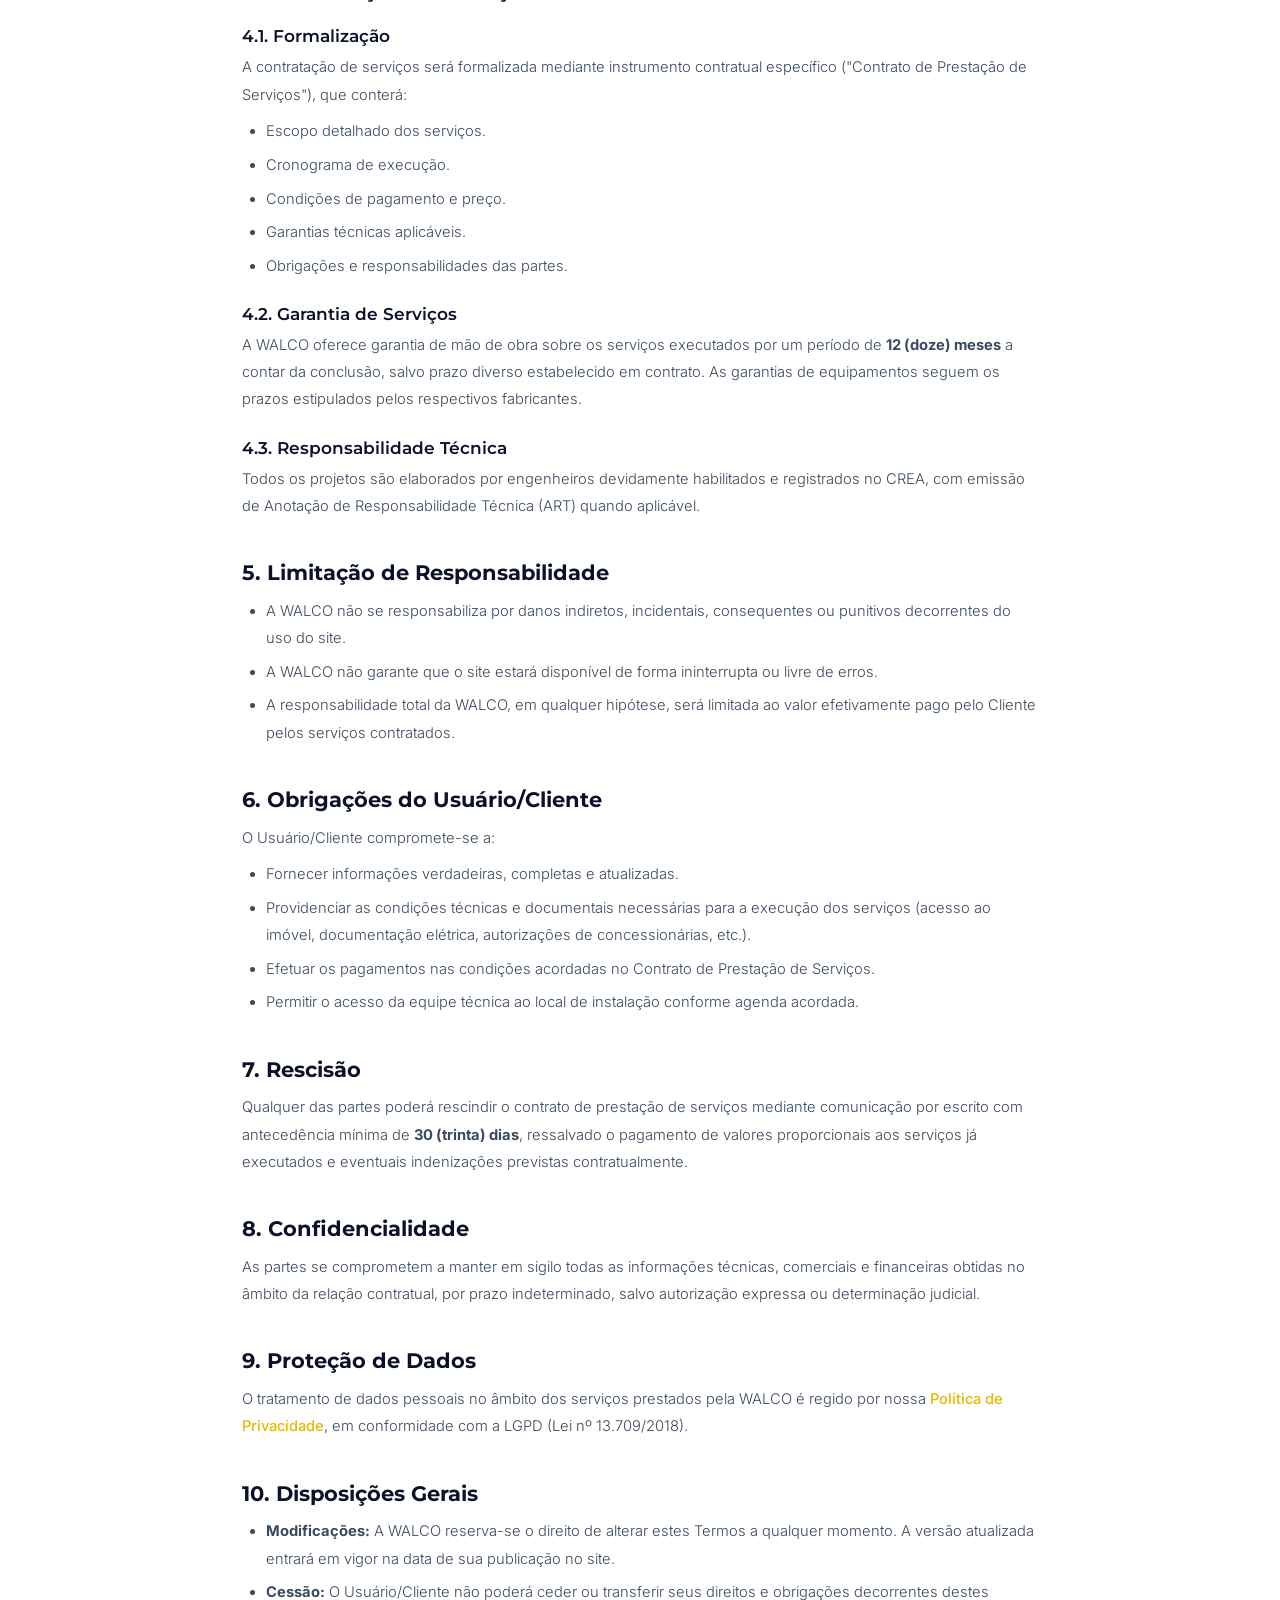
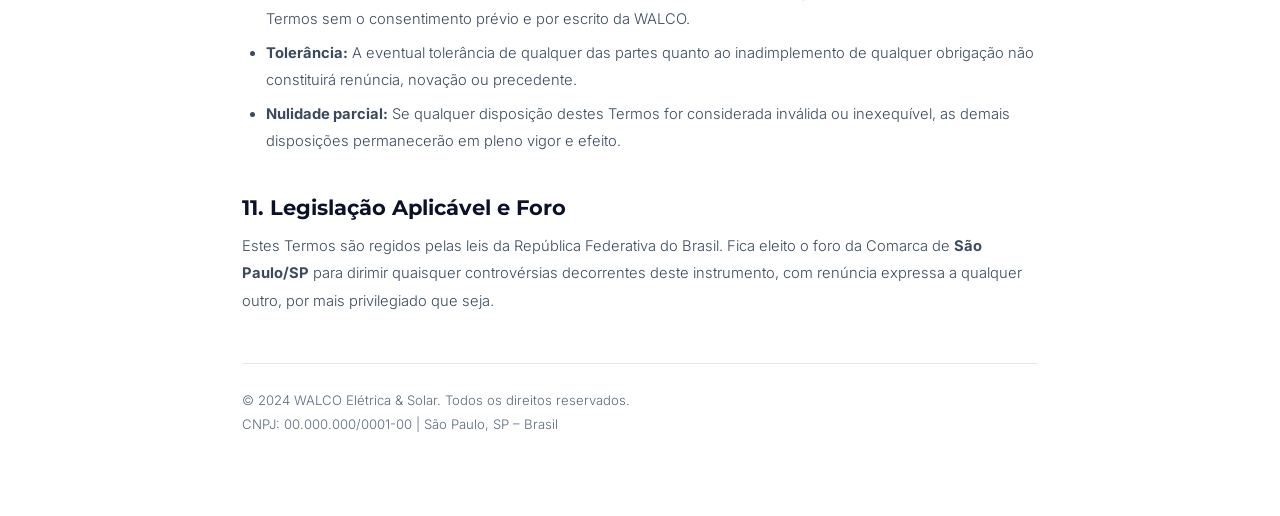
<file: termos.html>
<!DOCTYPE html>
<html lang="pt-BR">
<head>
  <meta charset="UTF-8" />
  <meta name="viewport" content="width=device-width, initial-scale=1.0" />
  <title>Termos de Serviço | WALCO</title>
  <meta name="description" content="Termos de Serviço da WALCO Elétrica & Solar. Condições gerais para uso do site e contratação de serviços." />
  <link rel="preconnect" href="https://fonts.googleapis.com" />
  <link rel="preconnect" href="https://fonts.gstatic.com" crossorigin />
  <link href="https://fonts.googleapis.com/css2?family=Inter:wght@300;400;500;600;700&family=Montserrat:wght@300;400;600;700;900&display=swap" rel="stylesheet" />
  <link rel="stylesheet" href="style.css" />
  <link rel="icon" type="image/png" href="favicon.png" />
  <style>
    .legal-page { padding: 8rem 0 5rem; background: var(--white); }
    .legal-page h1 { font-family:'Montserrat',sans-serif; font-weight:900; font-size:2.5rem; color:var(--navy); margin-bottom:0.5rem; }
    .legal-page .legal-updated { font-size:0.82rem; color:#5a6a7e; margin-bottom:2.5rem; }
    .legal-page h2 { font-family:'Montserrat',sans-serif; font-weight:700; font-size:1.3rem; color:var(--navy); margin:2.5rem 0 0.8rem; }
    .legal-page h3 { font-family:'Montserrat',sans-serif; font-weight:600; font-size:1.05rem; color:var(--navy); margin:1.5rem 0 0.5rem; }
    .legal-page p, .legal-page li { font-size:0.92rem; color:#3a4a5e; line-height:1.85; font-weight:300; }
    .legal-page ul, .legal-page ol { padding-left:1.5rem; margin:0.6rem 0; }
    .legal-page ul li { margin-bottom:0.4rem; list-style:disc; }
    .legal-page ol li { margin-bottom:0.4rem; }
    .legal-page a { color:var(--yellow2); font-weight:500; }
    .legal-page a:hover { text-decoration:underline; }
    .legal-page .legal-back { display:inline-block; margin-bottom:2rem; color:var(--navy); font-weight:600; font-size:0.85rem; }
    .legal-page .legal-back:hover { color:var(--yellow2); }
  </style>
</head>
<body>

  <!-- ═══════════════════ NAVBAR ═══════════════════ -->
  <header class="navbar scrolled" id="navbar">
    <div class="nav-inner container">
      <a href="index.html" class="nav-logo" id="nav-logo-link">
        <span class="logo-w">W</span><span class="logo-rest">ALCO</span>
      </a>
      <nav class="nav-links" id="nav-links">
        <a href="index.html#hero" id="nav-home">Início</a>
        <a href="index.html#servicos" id="nav-services">Serviços</a>
        <a href="index.html#sobre" id="nav-about">Sobre</a>
        <a href="index.html#potencial" id="nav-potential">Potencial</a>
        <a href="index.html#contato" id="nav-contact">Contato</a>
      </nav>
      <div class="nav-actions">
        <a href="index.html#contato" class="btn-quote" id="btn-get-quote">PEÇA UM ORÇAMENTO</a>
        <button class="hamburger" id="hamburger-btn" aria-label="Menu">
          <span></span><span></span><span></span>
        </button>
      </div>
    </div>
    <div class="mobile-menu" id="mobile-menu">
      <a href="index.html#hero" id="m-nav-home">Início</a>
      <a href="index.html#servicos" id="m-nav-services">Serviços</a>
      <a href="index.html#sobre" id="m-nav-about">Sobre</a>
      <a href="index.html#potencial" id="m-nav-potential">Potencial</a>
      <a href="index.html#contato" id="m-nav-contact">Contato</a>
    </div>
  </header>

  <section class="legal-page">
    <div class="container" style="max-width:860px;">
      <a href="index.html" class="legal-back">← Voltar ao Início</a>

      <h1>Termos de Serviço</h1>
      <p class="legal-updated">Última atualização: 25 de março de 2025</p>

      <p>Estes Termos de Serviço ("Termos") regulam o uso do site e a contratação de serviços oferecidos pela <strong>WALCO Elétrica & Solar LTDA</strong> ("WALCO", "Empresa", "nós"), pessoa jurídica de direito privado, inscrita no CNPJ sob nº 00.000.000/0001-00, com sede em São Paulo/SP.</p>
      <p>Ao acessar ou utilizar nosso site e/ou contratar nossos serviços, você ("Usuário", "Cliente") declara ter lido, compreendido e concordado integralmente com os presentes Termos.</p>

      <h2>1. Objeto</h2>
      <p>A WALCO presta serviços especializados nas áreas de:</p>
      <ul>
        <li>Projetos de engenharia elétrica e infraestrutura.</li>
        <li>Instalação e manutenção de sistemas fotovoltaicos (energia solar).</li>
        <li>Vistorias técnicas e análise de consumo energético.</li>
        <li>Análise e otimização de contratos de energia.</li>
        <li>Serviços elétricos de alta e baixa tensão.</li>
        <li>Soluções de armazenamento de energia (BESS).</li>
        <li>Execução e gestão completa de projetos ("Full Service" / "Turnkey").</li>
      </ul>

      <h2>2. Condições de Uso do Site</h2>
      <h3>2.1. Uso Permitido</h3>
      <p>O site destina-se exclusivamente a fins informativos e para a solicitação de orçamentos e contato comercial. É vedado:</p>
      <ul>
        <li>Utilizar o site para finalidades ilícitas ou contrárias à moral e bons costumes.</li>
        <li>Reproduzir, distribuir ou modificar conteúdos do site sem autorização prévia por escrito.</li>
        <li>Tentar acessar áreas restritas ou interferir no funcionamento do site.</li>
        <li>Utilizar robôs, scrapers ou ferramentas automatizadas para extração de dados.</li>
      </ul>

      <h3>2.2. Propriedade Intelectual</h3>
      <p>Todo o conteúdo do site — incluindo, sem limitação, textos, imagens, logotipos, marcas, layout, código-fonte, design gráfico e materiais técnicos — é de propriedade exclusiva da WALCO ou de seus licenciadores, protegido pela legislação brasileira de propriedade intelectual (Lei nº 9.610/1998 e Lei nº 9.279/1996).</p>

      <h2>3. Solicitação de Orçamentos e Propostas</h2>
      <ul>
        <li>As informações apresentadas no site, incluindo estimativas geradas pela calculadora de potencial, são <strong>meramente indicativas</strong> e não constituem proposta comercial vinculante.</li>
        <li>Os valores apresentados na calculadora utilizam como referência a tarifa de R$ 1,126/kWh, com margem de segurança de 25%. Os valores reais podem variar conforme a concessionária, modalidade tarifária, localização geográfica e condições técnicas específicas.</li>
        <li>Propostas formais serão emitidas exclusivamente após vistoria técnica presencial ou análise documental detalhada por parte da equipe de engenharia da WALCO.</li>
        <li>A WALCO não se responsabiliza por decisões tomadas exclusivamente com base nas estimativas do site.</li>
      </ul>

      <h2>4. Contratação de Serviços</h2>
      <h3>4.1. Formalização</h3>
      <p>A contratação de serviços será formalizada mediante instrumento contratual específico ("Contrato de Prestação de Serviços"), que conterá:</p>
      <ul>
        <li>Escopo detalhado dos serviços.</li>
        <li>Cronograma de execução.</li>
        <li>Condições de pagamento e preço.</li>
        <li>Garantias técnicas aplicáveis.</li>
        <li>Obrigações e responsabilidades das partes.</li>
      </ul>

      <h3>4.2. Garantia de Serviços</h3>
      <p>A WALCO oferece garantia de mão de obra sobre os serviços executados por um período de <strong>12 (doze) meses</strong> a contar da conclusão, salvo prazo diverso estabelecido em contrato. As garantias de equipamentos seguem os prazos estipulados pelos respectivos fabricantes.</p>

      <h3>4.3. Responsabilidade Técnica</h3>
      <p>Todos os projetos são elaborados por engenheiros devidamente habilitados e registrados no CREA, com emissão de Anotação de Responsabilidade Técnica (ART) quando aplicável.</p>

      <h2>5. Limitação de Responsabilidade</h2>
      <ul>
        <li>A WALCO não se responsabiliza por danos indiretos, incidentais, consequentes ou punitivos decorrentes do uso do site.</li>
        <li>A WALCO não garante que o site estará disponível de forma ininterrupta ou livre de erros.</li>
        <li>A responsabilidade total da WALCO, em qualquer hipótese, será limitada ao valor efetivamente pago pelo Cliente pelos serviços contratados.</li>
      </ul>

      <h2>6. Obrigações do Usuário/Cliente</h2>
      <p>O Usuário/Cliente compromete-se a:</p>
      <ul>
        <li>Fornecer informações verdadeiras, completas e atualizadas.</li>
        <li>Providenciar as condições técnicas e documentais necessárias para a execução dos serviços (acesso ao imóvel, documentação elétrica, autorizações de concessionárias, etc.).</li>
        <li>Efetuar os pagamentos nas condições acordadas no Contrato de Prestação de Serviços.</li>
        <li>Permitir o acesso da equipe técnica ao local de instalação conforme agenda acordada.</li>
      </ul>

      <h2>7. Rescisão</h2>
      <p>Qualquer das partes poderá rescindir o contrato de prestação de serviços mediante comunicação por escrito com antecedência mínima de <strong>30 (trinta) dias</strong>, ressalvado o pagamento de valores proporcionais aos serviços já executados e eventuais indenizações previstas contratualmente.</p>

      <h2>8. Confidencialidade</h2>
      <p>As partes se comprometem a manter em sigilo todas as informações técnicas, comerciais e financeiras obtidas no âmbito da relação contratual, por prazo indeterminado, salvo autorização expressa ou determinação judicial.</p>

      <h2>9. Proteção de Dados</h2>
      <p>O tratamento de dados pessoais no âmbito dos serviços prestados pela WALCO é regido por nossa <a href="privacidade.html">Política de Privacidade</a>, em conformidade com a LGPD (Lei nº 13.709/2018).</p>

      <h2>10. Disposições Gerais</h2>
      <ul>
        <li><strong>Modificações:</strong> A WALCO reserva-se o direito de alterar estes Termos a qualquer momento. A versão atualizada entrará em vigor na data de sua publicação no site.</li>
        <li><strong>Cessão:</strong> O Usuário/Cliente não poderá ceder ou transferir seus direitos e obrigações decorrentes destes Termos sem o consentimento prévio e por escrito da WALCO.</li>
        <li><strong>Tolerância:</strong> A eventual tolerância de qualquer das partes quanto ao inadimplemento de qualquer obrigação não constituirá renúncia, novação ou precedente.</li>
        <li><strong>Nulidade parcial:</strong> Se qualquer disposição destes Termos for considerada inválida ou inexequível, as demais disposições permanecerão em pleno vigor e efeito.</li>
      </ul>

      <h2>11. Legislação Aplicável e Foro</h2>
      <p>Estes Termos são regidos pelas leis da República Federativa do Brasil. Fica eleito o foro da Comarca de <strong>São Paulo/SP</strong> para dirimir quaisquer controvérsias decorrentes deste instrumento, com renúncia expressa a qualquer outro, por mais privilegiado que seja.</p>

      <p style="margin-top:3rem; padding-top:1.5rem; border-top:1px solid #e5e7eb; color:#5a6a7e; font-size:0.82rem;">
        © 2024 WALCO Elétrica & Solar. Todos os direitos reservados.<br />
        CNPJ: 00.000.000/0001-00 | São Paulo, SP – Brasil
      </p>
    </div>
  </section>

  <script src="main.js"></script>
</body>
</html>
</file>
<file: style.css>
/* ═══════════════════════════════════════════════
   WALCO – style.css  
   Colors: #0a1128 | #FFFFFF | #ffcc00 | #f0f8ff
   Font: Inter + Montserrat
═══════════════════════════════════════════════ */

/* ─── RESET & BASE ─── */
*,
*::before,
*::after {
  box-sizing: border-box;
  margin: 0;
  padding: 0;
}

html {
  scroll-behavior: smooth;
  font-size: 16px;
}

body {
  font-family: 'Inter', 'Montserrat', sans-serif;
  background: #fff;
  color: #0a1128;
  overflow-x: hidden;
}

a {
  text-decoration: none;
  color: inherit;
}

img {
  max-width: 100%;
  display: block;
}

ul {
  list-style: none;
}

/* ─── TOKENS ─── */
:root {
  --navy: #0a1128;
  --navy2: #060c1a;
  --white: #ffffff;
  --yellow: #ffcc00;
  --yellow2: #e6b800;
  --sky: #E7F2FF;
  --border: rgba(255, 255, 255, 0.10);
  --radius-sm: 4px;
  --radius-md: 8px;
  --radius-lg: 16px;
  --transition: 0.3s cubic-bezier(0.4, 0, 0.2, 1);
}

/* ─── CONTAINER ─── */
.container {
  width: 100%;
  max-width: 1280px;
  margin: 0 auto;
  padding: 0 2rem;
}

/* ─── TYPOGRAPHY HELPERS ─── */
.section-eyebrow {
  display: inline-block;
  font-family: 'Inter', sans-serif;
  font-size: 0.7rem;
  font-weight: 600;
  letter-spacing: 0.18em;
  text-transform: uppercase;
  color: var(--navy);
  margin-bottom: 1rem;
  /*--yellow 
  text-shadow:
    -0.5px -0.5px 0 rgba(10, 17, 40, 0.8),
    0.5px -0.5px 0 rgba(10, 17, 40, 0.8),
    -0.5px 0.5px 0 rgba(10, 17, 40, 0.8),
    0.5px 0.5px 0 rgba(10, 17, 40, 0.8);
    */
}

.section-eyebrow.light {
  color: var(--navy);
}

/* ─── BUTTONS ─── */
.btn-primary {
  display: inline-block;
  background: var(--yellow);
  color: var(--navy);
  font-family: 'Montserrat', sans-serif;
  font-weight: 700;
  font-size: 0.78rem;
  letter-spacing: 0.08em;
  padding: 1rem 2rem;
  border-radius: var(--radius-sm);
  border: none;
  cursor: pointer;
  transition: var(--transition);
  white-space: nowrap;
}

.btn-primary:hover {
  background: var(--yellow2);
  transform: translateY(-2px);
  box-shadow: 0 8px 24px rgba(255, 204, 0, 0.35);
}

.btn-outline {
  display: inline-block;
  background: transparent;
  color: var(--white);
  font-family: 'Montserrat', sans-serif;
  font-weight: 600;
  font-size: 0.78rem;
  letter-spacing: 0.08em;
  padding: 1rem 2rem;
  border-radius: var(--radius-sm);
  border: 1px solid rgba(255, 255, 255, 0.55);
  cursor: pointer;
  transition: var(--transition);
}

.btn-outline:hover {
  background: rgba(255, 255, 255, 0.1);
  border-color: var(--white);
}

.btn-dark {
  display: inline-block;
  background: var(--navy);
  color: var(--white);
  font-family: 'Montserrat', sans-serif;
  font-weight: 600;
  font-size: 0.78rem;
  letter-spacing: 0.06em;
  padding: 0.8rem 1.6rem;
  border-radius: var(--radius-sm);
  cursor: pointer;
  transition: var(--transition);
}

.btn-dark:hover {
  background: #11193a;
  transform: translateY(-2px);
}

.btn-yellow {
  display: inline-block;
  background: var(--yellow);
  color: var(--navy);
  font-family: 'Montserrat', sans-serif;
  font-weight: 700;
  font-size: 0.78rem;
  letter-spacing: 0.08em;
  padding: 1rem 2.2rem;
  border-radius: var(--radius-sm);
  cursor: pointer;
  transition: var(--transition);
}

.btn-yellow:hover {
  background: var(--yellow2);
  transform: translateY(-2px);
  box-shadow: 0 8px 24px rgba(255, 204, 0, 0.3);
}

.btn-quote {
  display: inline-block;
  background: var(--yellow);
  color: var(--navy);
  font-family: 'Montserrat', sans-serif;
  font-weight: 700;
  font-size: 0.72rem;
  letter-spacing: 0.1em;
  padding: 0.65rem 1.4rem;
  border-radius: var(--radius-sm);
  transition: var(--transition);
}

.btn-quote:hover {
  background: var(--yellow2);
  transform: translateY(-1px);
}

.full-width {
  width: 100%;
  text-align: center;
  font-size: 0.82rem;
}

/* ══════════════════════════
   NAVBAR
══════════════════════════ */
.navbar {
  position: fixed;
  top: 0;
  left: 0;
  right: 0;
  z-index: 1000;
  padding: 1.2rem 0;
  transition: var(--transition);
  border-bottom: 1px solid transparent;
}

.navbar.scrolled {
  background: rgba(10, 17, 40, 0.95);
  backdrop-filter: blur(20px);
  -webkit-backdrop-filter: blur(20px);
  border-bottom-color: var(--border);
  padding: 0.8rem 0;
}

.nav-inner {
  display: flex;
  align-items: center;
  justify-content: space-between;
  gap: 2rem;
}

.nav-logo {
  font-family: 'Montserrat', sans-serif;
  font-weight: 900;
  font-size: 1.5rem;
  letter-spacing: 0.06em;
  color: var(--white);
}

.logo-w {
  color: var(--yellow);
}

.nav-links {
  display: flex;
  gap: 2.5rem;
  align-items: center;
}

.nav-links a {
  font-family: 'Inter', sans-serif;
  font-size: 0.85rem;
  font-weight: 500;
  color: rgba(255, 255, 255, 0.8);
  transition: var(--transition);
  position: relative;
}

.nav-links a::after {
  content: '';
  position: absolute;
  bottom: -4px;
  left: 0;
  width: 0;
  height: 2px;
  background: var(--yellow);
  transition: var(--transition);
}

.nav-links a:hover {
  color: var(--white);
}

.nav-links a:hover::after {
  width: 100%;
}

.nav-actions {
  display: flex;
  align-items: center;
  gap: 1rem;
}

.hamburger {
  display: none;
  flex-direction: column;
  gap: 5px;
  background: none;
  border: none;
  cursor: pointer;
  padding: 4px;
}

.hamburger span {
  display: block;
  width: 24px;
  height: 2px;
  background: var(--white);
  border-radius: 2px;
  transition: var(--transition);
}

.mobile-menu {
  display: none;
  flex-direction: column;
  background: rgba(10, 17, 40, 0.97);
  backdrop-filter: blur(20px);
  padding: 1.5rem 2rem;
  gap: 1.2rem;
}

.mobile-menu a {
  color: rgba(255, 255, 255, 0.85);
  font-size: 0.95rem;
  font-weight: 500;
  padding: 0.5rem 0;
  border-bottom: 1px solid rgba(255, 255, 255, 0.08);
  transition: color var(--transition);
}

.mobile-menu a:hover {
  color: var(--yellow);
}

.mobile-menu.open {
  display: flex;
}

/* ══════════════════════════
   HERO
══════════════════════════ */
.hero {
  position: relative;
  min-height: 100vh;
  display: flex;
  align-items: center;
  overflow: hidden;
  background: var(--navy);
}

.hero-bg {
  position: absolute;
  inset: 0;
  z-index: 0;
}

.hero-img {
  width: 100%;
  height: 100%;
  object-fit: cover;
  object-position: center;
  opacity: 0.55;
}

.hero-mask {
  position: absolute;
  inset: 0;
  background: linear-gradient(135deg, rgba(10, 17, 40, 0.95) 40%, rgba(10, 17, 40, 0.4) 100%);
}

.hero-overlay {
  position: absolute;
  inset: 0;
  background: linear-gradient(180deg, transparent 60%, var(--navy) 100%);
}

.hero-content {
  position: relative;
  z-index: 2;
  padding-top: 7rem;
  padding-bottom: 6rem;
  max-width: 720px;
}

.hero-tag {
  display: inline-flex;
  align-items: center;
  gap: 0.6rem;
  background: rgba(255, 204, 0, 0.12);
  border: 1px solid rgba(255, 204, 0, 0.3);
  color: var(--yellow);
  font-size: 0.68rem;
  font-weight: 600;
  letter-spacing: 0.14em;
  padding: 0.45rem 1rem;
  border-radius: 100px;
  margin-bottom: 1.8rem;
  animation: fadeInUp 0.8s ease both;
}

.tag-dot {
  width: 6px;
  height: 6px;
  background: var(--yellow);
  border-radius: 50%;
  animation: pulse 2s infinite;
}

@keyframes pulse {

  0%,
  100% {
    opacity: 1;
    transform: scale(1);
  }

  50% {
    opacity: 0.5;
    transform: scale(1.5);
  }
}

.hero-title {
  font-family: 'Montserrat', sans-serif;
  font-weight: 900;
  font-size: clamp(3rem, 6vw, 5.5rem);
  line-height: 1.05;
  color: var(--white);
  letter-spacing: -0.02em;
  margin-bottom: 1.5rem;
  animation: fadeInUp 0.9s 0.1s ease both;
}

.hero-title-accent {
  color: var(--yellow);
  position: relative;
}

.hero-desc {
  font-size: clamp(1rem, 1.5vw, 1.15rem);
  color: rgba(255, 255, 255, 0.75);
  line-height: 1.7;
  margin-bottom: 2.5rem;
  font-weight: 300;
  animation: fadeInUp 1s 0.2s ease both;
}

.hero-btns {
  display: flex;
  gap: 1rem;
  flex-wrap: wrap;
  margin-bottom: 4rem;
  animation: fadeInUp 1s 0.3s ease both;
}

.hero-stats {
  display: flex;
  gap: 0;
  align-items: center;
  animation: fadeInUp 1s 0.4s ease both;
}

.stat-item {
  padding: 0 2rem;
}

.stat-item:first-child {
  padding-left: 0;
}

.stat-number {
  display: block;
  font-family: 'Montserrat', sans-serif;
  font-weight: 900;
  font-size: 2rem;
  color: var(--yellow);
  line-height: 1;
  margin-bottom: 0.3rem;
}

.stat-label {
  display: block;
  font-size: 0.75rem;
  color: rgba(255, 255, 255, 0.6);
  letter-spacing: 0.04em;
}

.stat-divider {
  width: 1px;
  height: 40px;
  background: rgba(255, 255, 255, 0.2);
}

.hero-scroll-indicator {
  position: absolute;
  bottom: 2.5rem;
  left: 50%;
  transform: translateX(-50%);
  z-index: 2;
}

.scroll-line {
  width: 1px;
  height: 60px;
  background: linear-gradient(to bottom, var(--yellow), transparent);
  margin: 0 auto;
  animation: scrollDown 2s ease-in-out infinite;
}

@keyframes scrollDown {
  0% {
    transform: scaleY(0);
    transform-origin: top;
  }

  50% {
    transform: scaleY(1);
    transform-origin: top;
  }

  51% {
    transform: scaleY(1);
    transform-origin: bottom;
  }

  100% {
    transform: scaleY(0);
    transform-origin: bottom;
  }
}

@keyframes fadeInUp {
  from {
    opacity: 0;
    transform: translateY(30px);
  }

  to {
    opacity: 1;
    transform: translateY(0);
  }
}

/* ══════════════════════════
   ENGINEERING
══════════════════════════ */
.engineering {
  background: var(--white);
  padding: 7rem 0;
}

.eng-header {
  display: grid;
  grid-template-columns: 1fr 1fr;
  gap: 4rem;
  align-items: start;
  margin-bottom: 4.5rem;
}

.eng-title {
  font-family: 'Montserrat', sans-serif;
  font-weight: 900;
  font-size: clamp(2.2rem, 4vw, 3.8rem);
  color: var(--navy);
  line-height: 1.1;
  letter-spacing: -0.02em;
}

.eng-desc {
  font-size: 1rem;
  color: #4a5568;
  line-height: 1.8;
  margin-bottom: 2rem;
  font-weight: 300;
}

.services-accordion {
  display: grid;
  grid-template-columns: 1fr 1fr;
  column-gap: 4rem;
  border-top: 1px solid rgba(10, 17, 40, 0.1);
  width: 100%;
}

.accordion-item {
  grid-column: span 1;
  border-bottom: 1px solid rgba(10, 17, 40, 0.1);
  overflow: hidden;
  transition: all 0.4s ease;
}

.accordion-item.active {
  grid-column: span 2;
}

.accordion-header {
  display: flex;
  justify-content: space-between;
  align-items: center;
  padding: 1.5rem 0;
  cursor: pointer;
  transition: var(--transition);
}

.accordion-item:hover .accordion-header,
.accordion-item.active .accordion-header {
  padding-left: 0.8rem;
  padding-right: 0.8rem;
}

.acc-title-wrap {
  display: flex;
  align-items: center;
  gap: 1.5rem;
}

.card-icon {
  width: 32px;
  height: 32px;
}

.card-icon svg {
  width: 100%;
  height: 100%;
  stroke: var(--navy);
  transition: var(--transition);
}

.card-title {
  font-family: 'Montserrat', sans-serif;
  font-weight: 700;
  font-size: 1.15rem;
  color: var(--navy);
  transition: var(--transition);
}

.acc-icon {
  font-size: 1.8rem;
  font-weight: 300;
  color: var(--navy);
  transition: transform 0.4s ease, color 0.4s ease;
}

.accordion-item.active .acc-icon {
  transform: rotate(45deg);
  color: var(--yellow);
}

.accordion-content {
  max-height: 0;
  opacity: 0;
  transition: all 0.4s cubic-bezier(0.4, 0, 0.2, 1);
  padding-left: 3.5rem;
}

.accordion-item.active .accordion-content {
  max-height: 150px;
  opacity: 1;
  padding-bottom: 1.8rem;
  padding-left: 4.3rem;
  /* Extra indent due to hover header padding */
}

.card-desc {
  font-size: 1rem;
  color: #0b0f14;
  line-height: 1.7;
  font-weight: 400;
  max-width: 700px;
}

.accordion-item:hover .card-icon svg,
.accordion-item.active .card-icon svg {
  stroke: var(--yellow);
}

.accordion-item:hover .card-title,
.accordion-item.active .card-title {
  color: var(--yellow2);
}

/* ══════════════════════════
   FUTURO SUSTENTÁVEL
══════════════════════════ */
.futuro {
  background: var(--navy);
  padding: 7rem 0;
  position: relative;
  overflow: hidden;
}

.futuro::before {
  content: '';
  position: absolute;
  top: -50%;
  right: -20%;
  width: 600px;
  height: 600px;
  background: radial-gradient(circle, rgba(255, 204, 0, 0.04) 0%, transparent 70%);
  pointer-events: none;
}

.futuro-inner {
  display: grid;
  grid-template-columns: 1fr 1fr;
  gap: 6rem;
  align-items: center;
}

.futuro-img-wrap {
  position: relative;
  border-radius: var(--radius-lg);
  overflow: visible;
}

.futuro-img {
  width: 100%;
  border-radius: var(--radius-lg);
  object-fit: cover;
  aspect-ratio: 4/3;
  filter: brightness(0.85) saturate(1.1);
}

.futuro-metric-card {
  position: absolute;
  bottom: -2.5rem;
  right: -2.5rem;
  background: var(--yellow);
  color: var(--navy);
  border-radius: var(--radius-md);
  padding: 1.5rem 2rem;
  min-width: 160px;
  box-shadow: 0 20px 40px rgba(255, 204, 0, 0.3);
}

.metric-number {
  display: block;
  font-family: 'Montserrat', sans-serif;
  font-weight: 900;
  font-size: 2rem;
  color: var(--navy);
  line-height: 1;
  margin-bottom: 0.3rem;
}

.metric-label {
  display: block;
  font-size: 0.75rem;
  font-weight: 600;
  color: rgba(10, 17, 40, 0.7);
  line-height: 1.4;
  margin-bottom: 0.8rem;
}

.metric-bar {
  width: 100%;
  height: 4px;
  background: rgba(10, 17, 40, 0.15);
  border-radius: 2px;
  overflow: hidden;
}

.metric-fill {
  height: 100%;
  background: var(--navy);
  border-radius: 2px;
}

.futuro-title {
  font-family: 'Montserrat', sans-serif;
  font-weight: 900;
  font-size: clamp(2.2rem, 4vw, 3.5rem);
  color: var(--white);
  line-height: 1.1;
  letter-spacing: -0.02em;
  margin-bottom: 1.5rem;
}

.accent-yellow {
  color: var(--yellow);
}

.futuro-desc {
  font-size: 0.97rem;
  color: rgba(255, 255, 255, 0.65);
  line-height: 1.8;
  font-weight: 300;
  margin-bottom: 1rem;
}

.futuro-checklist {
  display: flex;
  flex-direction: column;
  gap: 1.4rem;
  margin: 2rem 0 2.5rem;
}

.futuro-checklist li {
  display: flex;
  gap: 1rem;
  align-items: flex-start;
}

.check-icon {
  color: var(--yellow);
  font-size: 0.9rem;
  margin-top: 0.15rem;
  flex-shrink: 0;
}

.futuro-checklist li strong {
  display: block;
  color: var(--white);
  font-weight: 600;
  font-size: 0.95rem;
  margin-bottom: 0.25rem;
}

.futuro-checklist li p {
  color: rgba(255, 255, 255, 0.55);
  font-size: 0.82rem;
  line-height: 1.6;
  font-weight: 300;
}

/* ══════════════════════════
   POTENCIAL DE GERAÇÃO
══════════════════════════ */
.potencial {
  background: var(--white);
  padding: 7rem 0;
}

.potencial-header {
  text-align: center;
  margin-bottom: 3.5rem;
}

.potencial-title {
  font-family: 'Montserrat', sans-serif;
  font-weight: 900;
  font-size: clamp(2rem, 3.5vw, 3rem);
  color: var(--navy);
  letter-spacing: -0.02em;
  margin-bottom: 1rem;
}

.potencial-subtitle {
  font-size: 1rem;
  color: #5a6a7e;
  font-weight: 300;
  max-width: 560px;
  margin: 0 auto;
  line-height: 1.7;
}

.potencial-widget {
  background: var(--navy);
  border-radius: var(--radius-lg);
  padding: 3.5rem;
}

.slider-section {
  margin-bottom: 2.5rem;
}

.slider-label-row {
  display: flex;
  justify-content: space-between;
  align-items: baseline;
  margin-bottom: 1rem;
}

.slider-label {
  font-family: 'Montserrat', sans-serif;
  font-weight: 600;
  color: var(--white);
  font-size: 1rem;
}

.slider-value {
  font-family: 'Montserrat', sans-serif;
  font-weight: 900;
  font-size: 1.5rem;
  color: var(--yellow);
}

.slider-track-wrap {
  position: relative;
  margin-bottom: 0.6rem;
}

.custom-slider {
  width: 100%;
  -webkit-appearance: none;
  appearance: none;
  height: 6px;
  background: rgba(255, 255, 255, 0.15);
  border-radius: 3px;
  outline: none;
  cursor: pointer;
}

.custom-slider::-webkit-slider-thumb {
  -webkit-appearance: none;
  width: 22px;
  height: 22px;
  background: var(--yellow);
  border-radius: 50%;
  cursor: pointer;
  transition: var(--transition);
  box-shadow: 0 0 0 4px rgba(255, 204, 0, 0.2);
}

.custom-slider::-webkit-slider-thumb:hover {
  transform: scale(1.2);
}

.custom-slider::-moz-range-thumb {
  width: 22px;
  height: 22px;
  background: var(--yellow);
  border-radius: 50%;
  border: none;
  cursor: pointer;
}

.slider-range-labels {
  display: flex;
  justify-content: space-between;
  font-size: 0.75rem;
  color: rgba(255, 255, 255, 0.4);
}

.potencial-results {
  display: grid;
  grid-template-columns: repeat(4, 1fr);
  gap: 1.5rem;
  margin-bottom: 2.5rem;
}

.result-card {
  background: rgba(255, 255, 255, 0.06);
  border: 1px solid rgba(255, 255, 255, 0.1);
  border-radius: var(--radius-md);
  padding: 1.5rem;
  text-align: center;
  transition: var(--transition);
}

.result-card:hover {
  background: rgba(255, 255, 255, 0.1);
}

.result-icon {
  font-size: 1.6rem;
  margin-bottom: 0.6rem;
}

.result-label {
  display: block;
  font-size: 0.72rem;
  color: rgba(255, 255, 255, 0.5);
  letter-spacing: 0.05em;
  margin-bottom: 0.8rem;
  font-weight: 500;
}

.result-value {
  display: block;
  font-family: 'Montserrat', sans-serif;
  font-weight: 900;
  font-size: 1.4rem;
  color: var(--white);
  margin-bottom: 1rem;
}

.result-bar {
  width: 100%;
  height: 4px;
  background: rgba(255, 255, 255, 0.1);
  border-radius: 2px;
  overflow: hidden;
}

.result-fill {
  height: 100%;
  border-radius: 2px;
  transition: width 0.6s cubic-bezier(0.4, 0, 0.2, 1);
}

.yellow-fill {
  background: var(--yellow);
}

.green-fill {
  background: #34d399;
}

.blue-fill {
  background: #60a5fa;
}

.orange-fill {
  background: #fb923c;
}

.potencial-cta-wrap {
  text-align: center;
}

/* ══════════════════════════
   CONTACT SECTION
══════════════════════════ */
.contact-section {
  background: var(--sky);
  padding: 7rem 0;
}

.contact-inner {
  display: grid;
  grid-template-columns: 1fr 1.4fr;
  gap: 6rem;
  align-items: start;
}

.contact-title {
  font-family: 'Montserrat', sans-serif;
  font-weight: 900;
  font-size: clamp(2rem, 3.5vw, 3rem);
  color: var(--navy);
  line-height: 1.15;
  letter-spacing: -0.02em;
  margin-bottom: 1rem;
}

.contact-desc {
  font-size: 0.97rem;
  color: #5a6a7e;
  line-height: 1.8;
  font-weight: 300;
  margin-bottom: 2rem;
}

.contact-info {
  display: flex;
  flex-direction: column;
  gap: 0.9rem;
}

.info-item {
  display: flex;
  align-items: center;
  gap: 0.8rem;
  font-size: 0.9rem;
  color: #3a4a5e;
}

.info-icon {
  font-size: 1.1rem;
}

.contact-form {
  display: flex;
  flex-direction: column;
  gap: 1.2rem;
}

.form-row {
  display: grid;
  grid-template-columns: 1fr 1fr;
  gap: 1.2rem;
}

.form-group {
  display: flex;
  flex-direction: column;
  gap: 0.4rem;
}

.form-group label {
  font-size: 0.78rem;
  font-weight: 600;
  color: var(--navy);
  letter-spacing: 0.04em;
  text-transform: uppercase;
}

.form-group input,
.form-group select,
.form-group textarea {
  background: var(--white);
  border: 1px solid rgba(10, 17, 40, 0.12);
  border-radius: var(--radius-sm);
  padding: 0.85rem 1rem;
  font-family: 'Inter', sans-serif;
  font-size: 0.9rem;
  color: var(--navy);
  outline: none;
  transition: var(--transition);
  resize: none;
}

.form-group input:focus,
.form-group select:focus,
.form-group textarea:focus {
  border-color: var(--yellow);
  box-shadow: 0 0 0 3px rgba(255, 204, 0, 0.15);
}

.form-group textarea {
  font-family: 'Inter', sans-serif;
}

.form-success {
  display: none;
  background: #d1fae5;
  color: #065f46;
  padding: 0.8rem 1rem;
  border-radius: var(--radius-sm);
  font-size: 0.9rem;
  font-weight: 500;
  text-align: center;
}

.form-success.visible {
  display: block;
}

/* ══════════════════════════
   FOOTER
══════════════════════════ */
.footer {
  background: var(--navy2);
  padding: 5rem 0 0;
}

.footer-grid {
  display: grid;
  grid-template-columns: 1.5fr 1fr 1fr;
  gap: 4rem;
  padding-bottom: 4rem;
  border-bottom: 1px solid rgba(255, 255, 255, 0.08);
}

.footer-logo {
  font-family: 'Montserrat', sans-serif;
  font-weight: 900;
  font-size: 1.6rem;
  letter-spacing: 0.06em;
  color: var(--white);
  margin-bottom: 0.8rem;
}

.footer-tagline {
  font-size: 0.78rem;
  color: var(--yellow);
  letter-spacing: 0.08em;
  text-transform: uppercase;
  font-weight: 600;
  margin-bottom: 1rem;
}

.footer-about {
  font-size: 0.85rem;
  color: rgba(255, 255, 255, 0.5);
  line-height: 1.7;
  font-weight: 300;
  margin-bottom: 1.5rem;
}

.footer-socials {
  display: flex;
  gap: 0.8rem;
}

.social-link {
  width: 36px;
  height: 36px;
  background: rgba(255, 255, 255, 0.07);
  border-radius: var(--radius-sm);
  display: flex;
  align-items: center;
  justify-content: center;
  color: rgba(255, 255, 255, 0.6);
  transition: var(--transition);
}

.social-link svg {
  width: 16px;
  height: 16px;
  fill: currentColor;
}

.social-link:hover {
  background: var(--yellow);
  color: var(--navy);
}

.footer-col-title {
  font-family: 'Montserrat', sans-serif;
  font-weight: 700;
  font-size: 0.85rem;
  color: var(--white);
  letter-spacing: 0.08em;
  text-transform: uppercase;
  margin-bottom: 1.5rem;
}

.footer-links {
  display: flex;
  flex-direction: column;
  gap: 0.75rem;
}

.footer-links a {
  font-size: 0.85rem;
  color: rgba(255, 255, 255, 0.5);
  transition: var(--transition);
}

.footer-links a:hover {
  color: var(--yellow);
  padding-left: 4px;
}

.newsletter-desc {
  font-size: 0.82rem;
  color: rgba(255, 255, 255, 0.5);
  line-height: 1.7;
  font-weight: 300;
  margin-bottom: 1.2rem;
}

.newsletter-form {
  margin-bottom: 0.8rem;
}

.newsletter-input-wrap {
  display: flex;
  gap: 0;
}

.newsletter-input-wrap input {
  flex: 1;
  background: rgba(255, 255, 255, 0.07);
  border: 1px solid rgba(255, 255, 255, 0.12);
  border-right: none;
  border-radius: var(--radius-sm) 0 0 var(--radius-sm);
  padding: 0.75rem 1rem;
  font-family: 'Inter', sans-serif;
  font-size: 0.85rem;
  color: var(--white);
  outline: none;
  transition: var(--transition);
}

.newsletter-input-wrap input::placeholder {
  color: rgba(255, 255, 255, 0.3);
}

.newsletter-input-wrap input:focus {
  border-color: var(--yellow);
  background: rgba(255, 255, 255, 0.1);
}

.newsletter-input-wrap button {
  background: var(--yellow);
  color: var(--navy);
  border: none;
  padding: 0.75rem 1.2rem;
  border-radius: 0 var(--radius-sm) var(--radius-sm) 0;
  font-size: 1rem;
  font-weight: 700;
  cursor: pointer;
  transition: var(--transition);
}

.newsletter-input-wrap button:hover {
  background: var(--yellow2);
}

.newsletter-success {
  display: none;
  color: var(--yellow);
  font-size: 0.82rem;
  padding: 0.4rem 0;
}

.newsletter-success.visible {
  display: block;
}

.newsletter-privacy {
  font-size: 0.73rem;
  color: rgba(255, 255, 255, 0.3);
}

.footer-bottom {
  padding: 1.5rem 0;
  background: rgba(0, 0, 0, 0.2);
}

.footer-bottom-inner {
  display: flex;
  justify-content: space-between;
  align-items: center;
  font-size: 0.8rem;
  color: rgba(255, 255, 255, 0.35);
}

.footer-crafted {
  color: rgba(255, 204, 0, 0.5);
}

/* ── Slider Contact Message ── */
.slider-contact-msg {
  background: rgba(255, 204, 0, 0.12);
  border: 1px solid rgba(255, 204, 0, 0.3);
  color: var(--yellow);
  font-size: 0.85rem;
  padding: 1rem 1.5rem;
  border-radius: var(--radius-md);
  margin-top: 1.2rem;
  text-align: center;
  line-height: 1.6;
  animation: fadeInUp 0.4s ease both;
}

/* ══════════════════════════
   ANIMATIONS & INTERSECT
══════════════════════════ */
.reveal {
  opacity: 0;
  transform: translateY(30px);
  transition: opacity 0.7s ease, transform 0.7s ease;
}

.reveal.visible {
  opacity: 1;
  transform: translateY(0);
}

.reveal-delay-1 {
  transition-delay: 0.1s;
}

.reveal-delay-2 {
  transition-delay: 0.2s;
}

.reveal-delay-3 {
  transition-delay: 0.3s;
}

.reveal-delay-4 {
  transition-delay: 0.4s;
}

/* ══════════════════════════
   RESPONSIVE
══════════════════════════ */
@media (max-width: 1100px) {
  .services-accordion {
    column-gap: 2rem;
  }

  .potencial-results {
    grid-template-columns: repeat(2, 1fr);
  }

  .footer-grid {
    grid-template-columns: 1fr 1fr;
    gap: 3rem;
  }
}

@media (max-width: 850px) {
  .nav-links {
    display: none;
  }

  .hamburger {
    display: flex;
  }

  .eng-header {
    grid-template-columns: 1fr;
    gap: 1.5rem;
  }

  .futuro-inner {
    grid-template-columns: 1fr;
    gap: 4rem;
  }

  .futuro-metric-card {
    bottom: -1.5rem;
    right: 1rem;
  }

  .contact-inner {
    grid-template-columns: 1fr;
    gap: 3rem;
  }

  .hero-stats {
    flex-wrap: wrap;
  }

  .stat-item {
    padding: 0 1rem;
  }

  .potencial-widget {
    padding: 2rem 1.5rem;
  }
}

@media (max-width: 600px) {
  .services-accordion {
    grid-template-columns: 1fr;
  }

  .accordion-item,
  .accordion-item.active {
    grid-column: span 1;
  }

  .potencial-results {
    grid-template-columns: 1fr 1fr;
    gap: 1rem;
  }

  .hero-btns {
    flex-direction: column;
  }

  .btn-primary,
  .btn-outline {
    text-align: center;
  }

  .form-row {
    grid-template-columns: 1fr;
  }

  .footer-grid {
    grid-template-columns: 1fr;
    gap: 2.5rem;
  }

  .footer-bottom-inner {
    flex-direction: column;
    gap: 0.4rem;
    text-align: center;
  }

  .hero-content {
    padding-top: 6rem;
  }

  .engineering,
  .futuro,
  .potencial,
  .contact-section {
    padding: 4.5rem 0;
  }
}
</file>
